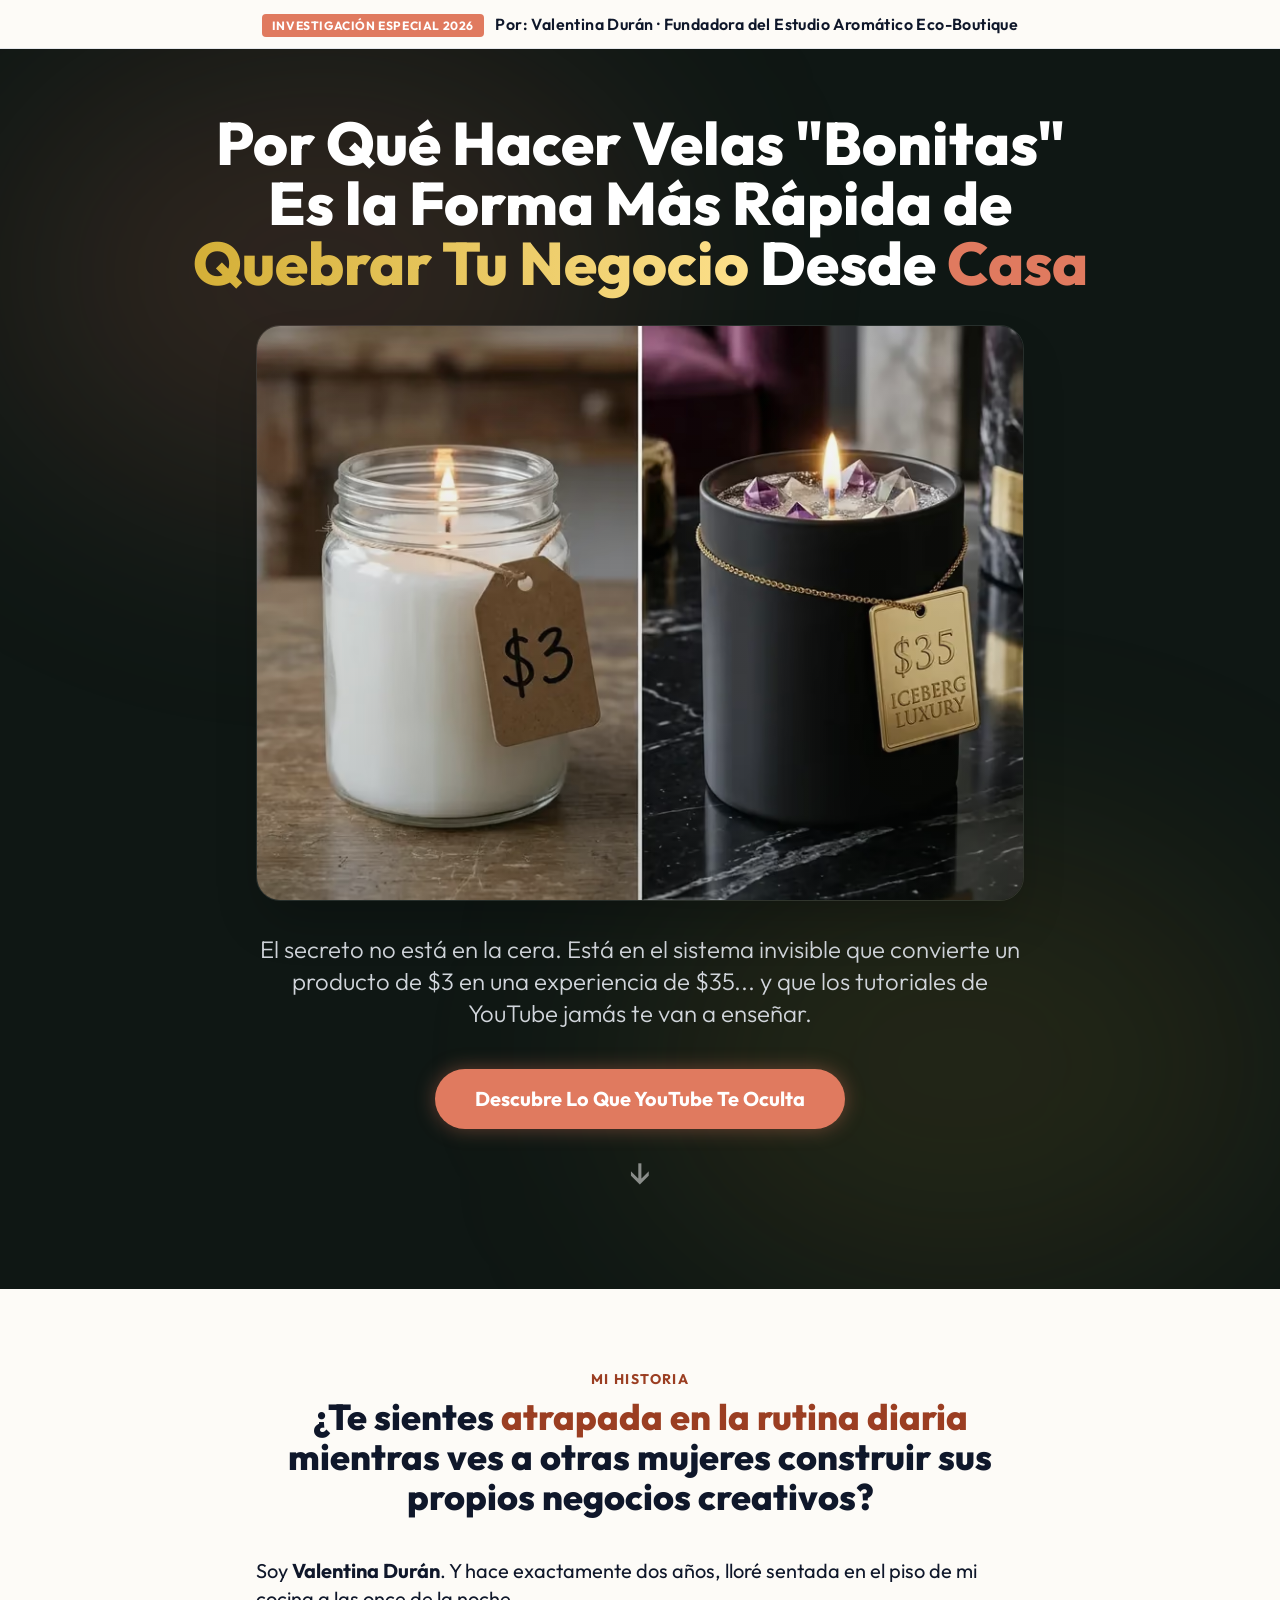
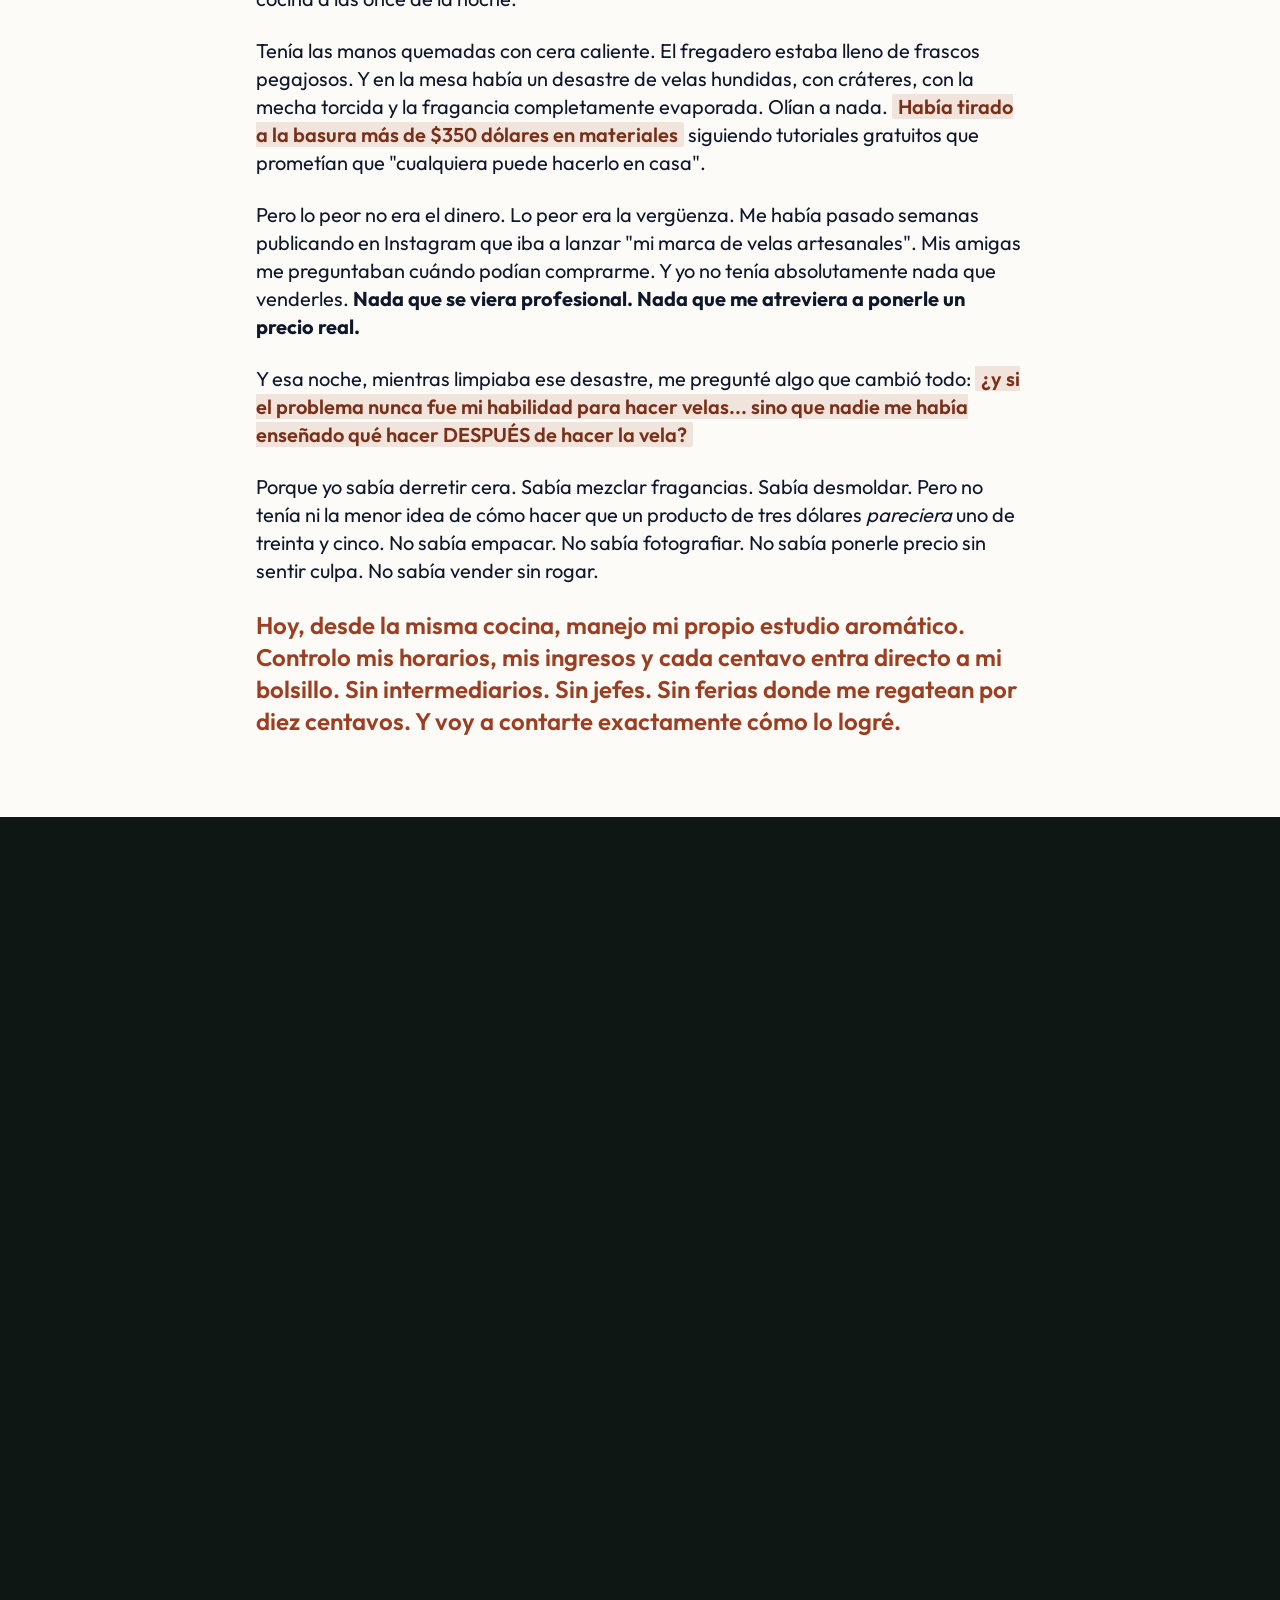
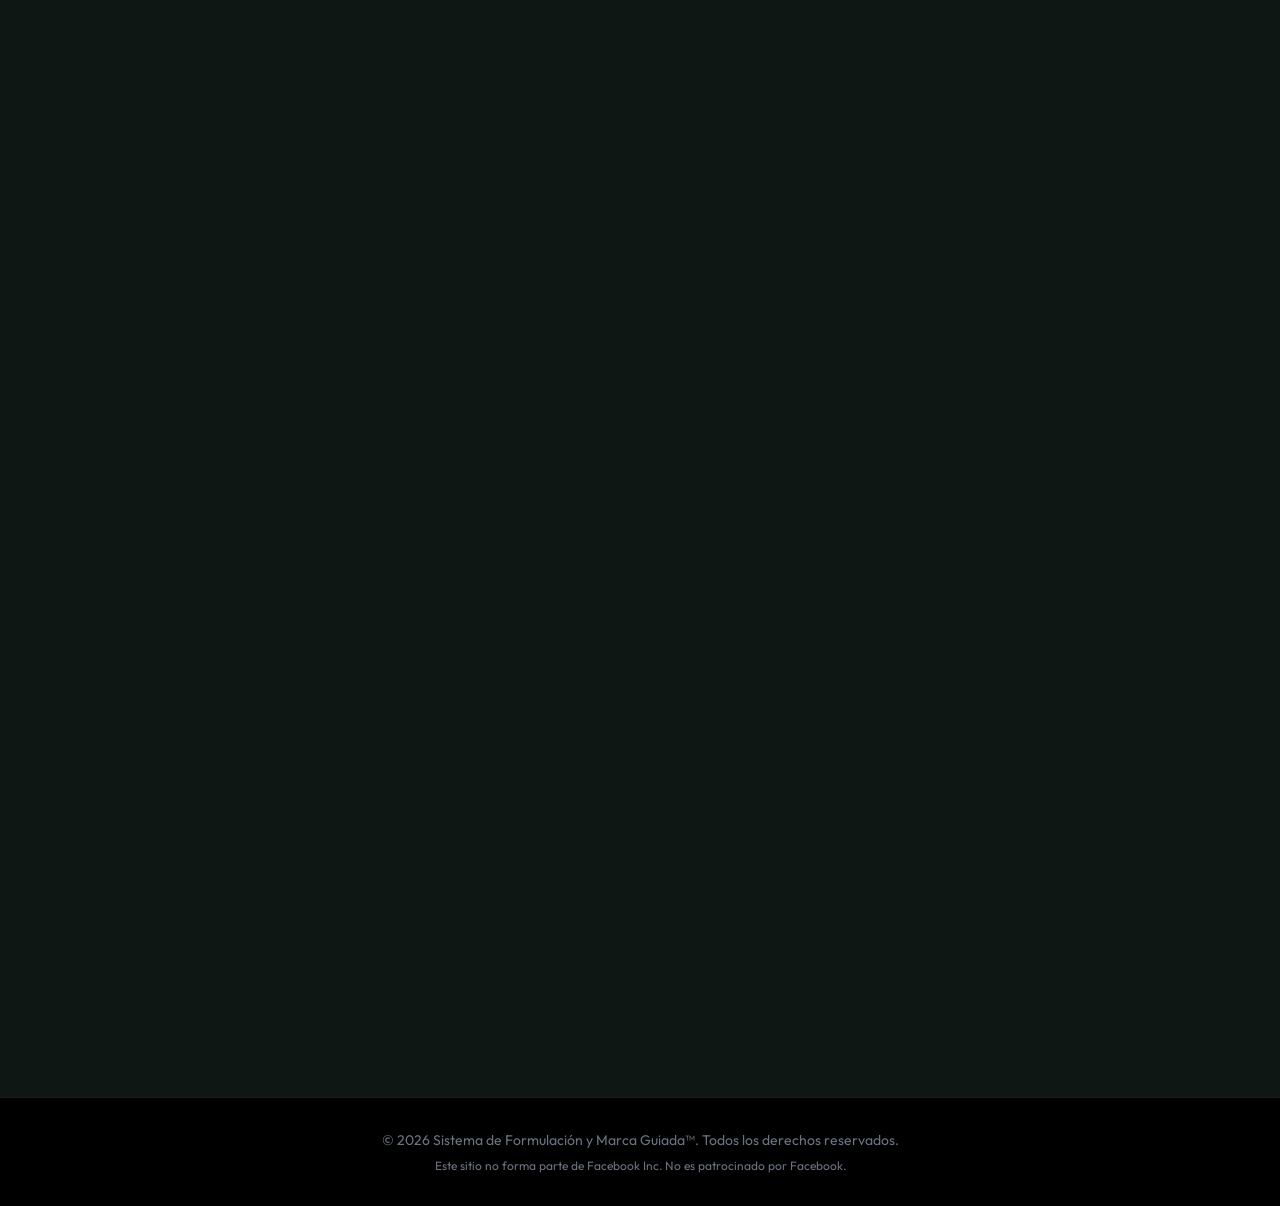
<file: index.html>
<!DOCTYPE html>
<html lang="es">
<head>
    <meta charset="UTF-8">
    <meta name="viewport" content="width=device-width, initial-scale=1.0">
    <title>Sistema de Formulación y Marca Guiada™ | Curso de Velas y Jabones Artesanales</title>
    <meta name="description" content="El Sistema Rentable de Velas y Jabones Artesanales. Convierte tu Cocina en un Estudio Aromático Premium en 14 días sin experiencia previa.">
    <!-- 1. Pre-conexión DNS y TLS paralela a servidores de Meta (Reduce latencia 150-300ms) -->
    <link rel="preconnect" href="https://connect.facebook.net">
    <link rel="preconnect" href="https://www.facebook.com">
    <link rel="dns-prefetch" href="https://connect.facebook.net">
    <link rel="dns-prefetch" href="https://www.facebook.com">

    <!-- 2. Preload de la imagen Hero (Prioridad máxima de carga visual) -->
    <link rel="preload" as="image" href="assets/hero_contraste.avif" type="image/avif" fetchpriority="high">

    <!-- 3. Meta Pixel Code — Cargado ANTES del CSS para evitar bloqueo de renderizado -->
    <script>
    !function(f,b,e,v,n,t,s)
    {if(f.fbq)return;n=f.fbq=function(){n.callMethod?
    n.callMethod.apply(n,arguments):n.queue.push(arguments)};
    if(!f._fbq)f._fbq=n;n.push=n;n.loaded=!0;n.version='2.0';
    n.queue=[];t=b.createElement(e);t.async=!0;
    t.src=v;s=b.getElementsByTagName(e)[0];
    s.parentNode.insertBefore(t,s)}(window, document,'script',
    'https://connect.facebook.net/en_US/fbevents.js');

    const pixelId = '930472840083242';
    if (pixelId && pixelId !== 'TU_PIXEL_ID') {
        fbq('init', pixelId);
        // Beacon API nativo: registra la visita aunque el usuario cierre la pestaña al instante
        fbq('track', 'PageView', {}, { transport: 'beacon' });
        fbq('track', 'ViewContent');
    }
    </script>
    <!-- End Meta Pixel Code -->


    <!-- FONT PRELOAD: Peso crítico utilizado por el H1 -->
    <link rel="preload" as="font" type="font/woff2" crossorigin href="assets/fonts/outfit-800-9.woff2">

    <style>
        /* CSS crítico completo para el preheader y el hero. */
        @font-face {
            font-family: 'Outfit';
            font-style: normal;
            font-weight: 300;
            font-display: swap;
            src: url('assets/fonts/outfit-300-1.woff2') format('woff2');
            unicode-range: U+0000-00FF, U+0131, U+0152-0153, U+02BB-02BC, U+02C6, U+02DA, U+02DC, U+0304, U+0308, U+0329, U+2000-206F, U+20AC, U+2122, U+2191, U+2193, U+2212, U+2215, U+FEFF, U+FFFD;
        }
        @font-face {
            font-family: 'Outfit';
            font-style: normal;
            font-weight: 400;
            font-display: swap;
            src: url('assets/fonts/outfit-400-3.woff2') format('woff2');
            unicode-range: U+0000-00FF, U+0131, U+0152-0153, U+02BB-02BC, U+02C6, U+02DA, U+02DC, U+0304, U+0308, U+0329, U+2000-206F, U+20AC, U+2122, U+2191, U+2193, U+2212, U+2215, U+FEFF, U+FFFD;
        }
        @font-face {
            font-family: 'Outfit';
            font-style: normal;
            font-weight: 600;
            font-display: swap;
            src: url('assets/fonts/outfit-600-5.woff2') format('woff2');
            unicode-range: U+0000-00FF, U+0131, U+0152-0153, U+02BB-02BC, U+02C6, U+02DA, U+02DC, U+0304, U+0308, U+0329, U+2000-206F, U+20AC, U+2122, U+2191, U+2193, U+2212, U+2215, U+FEFF, U+FFFD;
        }
        @font-face {
            font-family: 'Outfit';
            font-style: normal;
            font-weight: 700;
            font-display: swap;
            src: url('assets/fonts/outfit-700-7.woff2') format('woff2');
            unicode-range: U+0000-00FF, U+0131, U+0152-0153, U+02BB-02BC, U+02C6, U+02DA, U+02DC, U+0304, U+0308, U+0329, U+2000-206F, U+20AC, U+2122, U+2191, U+2193, U+2212, U+2215, U+FEFF, U+FFFD;
        }
        @font-face {
            font-family: 'Outfit';
            font-style: normal;
            font-weight: 800;
            font-display: swap;
            src: url('assets/fonts/outfit-800-9.woff2') format('woff2');
            unicode-range: U+0000-00FF, U+0131, U+0152-0153, U+02BB-02BC, U+02C6, U+02DA, U+02DC, U+0304, U+0308, U+0329, U+2000-206F, U+20AC, U+2122, U+2191, U+2193, U+2212, U+2215, U+FEFF, U+FFFD;
        }

        *, ::before, ::after { box-sizing: border-box; border: 0 solid #e5e7eb; }
        html { line-height: 1.5; -webkit-text-size-adjust: 100%; font-family: Outfit, sans-serif; }
        body { margin: 0; line-height: inherit; overflow-x: hidden; background-color: #0f1714; color: #fff; font-family: Outfit, sans-serif; font-size: 1.125rem; font-weight: 400; -webkit-font-smoothing: antialiased; -moz-osx-font-smoothing: grayscale; }
        h1, h2 { margin: 0; font-size: inherit; font-weight: inherit; }
        a { color: inherit; text-decoration: inherit; }
        img, svg { display: block; vertical-align: middle; }
        img { max-width: 100%; height: auto; }

        .absolute { position: absolute; }
        .relative { position: relative; }
        .inset-0 { inset: 0; }
        .top-0 { top: 0; }
        .bottom-0 { bottom: 0; }
        .left-0 { left: 0; }
        .right-0 { right: 0; }
        .z-10 { z-index: 10; }
        .mx-auto { margin-left: auto; margin-right: auto; }
        .mb-8 { margin-bottom: 2rem; }
        .mb-10 { margin-bottom: 2.5rem; }
        .mr-2 { margin-right: .5rem; }
        .mt-6 { margin-top: 1.5rem; }
        .inline-block { display: inline-block; }
        .h-full { height: 100%; }
        .w-full { width: 100%; }
        .max-w-3xl { max-width: 48rem; }
        .max-w-4xl { max-width: 56rem; }
        .overflow-hidden { overflow: hidden; }
        .overflow-x-hidden { overflow-x: hidden; }
        .rounded { border-radius: .25rem; }
        .rounded-3xl { border-radius: 1.5rem; }
        .rounded-full { border-radius: 9999px; }
        .border { border-width: 1px; }
        .border-b { border-bottom-width: 1px; }
        .border-gray-200 { border-color: #e5e7eb; }
        .border-white\/10 { border-color: rgba(255, 255, 255, .1); }
        .bg-accent { background-color: #e07a5f; }
        .bg-dark { background-color: #0f1714; }
        .bg-light { background-color: #fdfbf7; }
        .object-cover { object-fit: cover; }
        .px-10 { padding-left: 2.5rem; padding-right: 2.5rem; }
        .px-2\.5 { padding-left: .625rem; padding-right: .625rem; }
        .px-4 { padding-left: 1rem; padding-right: 1rem; }
        .py-1 { padding-top: .25rem; padding-bottom: .25rem; }
        .py-3 { padding-top: .75rem; padding-bottom: .75rem; }
        .py-4 { padding-top: 1rem; padding-bottom: 1rem; }
        .pb-24 { padding-bottom: 6rem; }
        .pt-16 { padding-top: 4rem; }
        .text-center { text-align: center; }
        .font-sans { font-family: Outfit, sans-serif; }
        .text-4xl { font-size: 2.25rem; line-height: 2.5rem; }
        .text-lg { font-size: 1.125rem; line-height: 1.75rem; }
        .text-sm { font-size: .875rem; line-height: 1.25rem; }
        .text-xl { font-size: 1.25rem; line-height: 1.75rem; }
        .text-xs { font-size: .75rem; line-height: 1rem; }
        .font-bold { font-weight: 700; }
        .font-extrabold { font-weight: 800; }
        .font-light { font-weight: 300; }
        .font-semibold { font-weight: 600; }
        .uppercase { text-transform: uppercase; }
        .leading-relaxed { line-height: 1.625; }
        .leading-tight { line-height: 1.25; }
        .tracking-wide { letter-spacing: .025em; }
        .tracking-wider { letter-spacing: .05em; }
        .text-accent { color: #e07a5f; }
        .text-gray-300 { color: #d1d5db; }
        .text-slate-900 { color: #0f172a; }
        .text-white { color: #fff; }
        .text-white\/50 { color: rgba(255, 255, 255, .5); }
        .antialiased { -webkit-font-smoothing: antialiased; -moz-osx-font-smoothing: grayscale; }
        .shadow-2xl { box-shadow: 0 25px 50px -12px rgba(0, 0, 0, .25); }
        [aria-label="Ir a la oferta"] { box-shadow: 0 0 20px rgba(224, 122, 95, .4); }

        .text-gradient { color: transparent; -webkit-background-clip: text; background-clip: text; background-image: linear-gradient(to right, #d4af37, #fde08b); }
        .glow-orb { position: absolute; width: 50vw; height: 50vh; z-index: 0; border-radius: 50%; background: rgba(224, 122, 95, .15); filter: blur(120px); pointer-events: none; }
        #contenido-principal > section:first-of-type .absolute.inset-0 { background-image: linear-gradient(to top, rgba(15, 23, 20, .2), transparent); }
        main > section:not(:first-of-type) { content-visibility: auto; contain-intrinsic-size: 800px; }

        @media (max-width: 767px) {
            #contenido-principal > section:first-of-type .glow-orb { filter: blur(32px); }
        }
        @media (min-width: 768px) {
            .md\:text-base { font-size: 1rem; line-height: 1.5rem; }
            .md\:text-xl { font-size: 1.25rem; line-height: 1.75rem; }
            .md\:text-2xl { font-size: 1.5rem; line-height: 2rem; }
            .md\:text-6xl { font-size: 3.75rem; line-height: 1; }
        }
    </style>

    <!-- 4. Hoja de estilos no bloqueante; el bloque crítico anterior cubre el primer viewport. -->
    <link rel="preload" as="style" href="styles.css" onload="this.onload=null;this.rel='stylesheet'">
    <noscript><link rel="stylesheet" href="styles.css"></noscript>
</head>
<!-- 
HIPÓTESIS ASUMIDAS (CÓDIGOS REPTILIANOS):
1. LIBERTAD: Escapar de la rutina y ser dueña de tu tiempo.
2. CONTROL: Dominar una habilidad comprobada sin perder dinero.
3. RECONOCIMIENTO: Crear un producto premium digno de admirar.
-->
<body class="font-sans text-lg md:text-xl antialiased bg-dark text-white overflow-x-hidden selection:bg-accent selection:text-white">
    <noscript><img height="1" width="1" style="display:none"
    src="https://www.facebook.com/tr?id=930472840083242&ev=PageView&noscript=1"
    /></noscript>

    <main id="contenido-principal">

    <!-- BLOQUE 1: PRE-HEADER Y EYEBROW -->
    <div class="bg-light text-slate-900 py-3 px-4 text-center text-sm md:text-base font-semibold tracking-wide border-b border-gray-200">
        <span class="bg-accent text-white px-2.5 py-1 rounded text-xs uppercase font-bold mr-2 tracking-wider">Investigación Especial 2026</span>
        Por: Valentina Durán · Fundadora del Estudio Aromático Eco-Boutique
    </div>

    <!-- BLOQUE 2: TITULAR DE CURIOSIDAD (HERO) -->
    <section class="relative bg-dark pt-16 pb-24 px-4 overflow-hidden">
        <div class="glow-orb top-0 left-0"></div>
        <div class="glow-orb bottom-0 right-0" style="background: rgba(212, 175, 55, 0.1);"></div>
        
        <div class="max-w-4xl mx-auto text-center relative z-10">
            <h1 class="text-4xl md:text-6xl font-extrabold leading-tight mb-8">
                Por Qué Hacer Velas "Bonitas" Es la Forma Más Rápida de <span class="text-gradient">Quebrar Tu Negocio</span> Desde <span class="text-accent">Casa</span>
            </h1>

            <div class="relative max-w-3xl mx-auto rounded-3xl overflow-hidden shadow-2xl border border-white/10 mb-8" style="aspect-ratio: 4/3;">
                <picture>
                    <source srcset="assets/hero_contraste.avif" type="image/avif">
                    <img src="assets/hero_contraste.webp" alt="Contraste entre una vela básica de $3 y una Vela Iceberg premium de $35" class="w-full h-full object-cover" onerror="this.style.display='none'" fetchpriority="high" loading="eager" width="800" height="600">
                </picture>
                <div class="absolute inset-0 bg-gradient-to-t from-dark/20 via-transparent to-transparent"></div>
            </div>
            
            <h2 class="text-lg md:text-2xl text-gray-300 font-light mb-10 max-w-3xl mx-auto leading-relaxed">
                El secreto no está en la cera. Está en el sistema invisible que convierte un producto de $3 en una experiencia de $35... y que los tutoriales de YouTube jamás te van a enseñar.
            </h2>

            <a href="#la-historia" aria-label="Ir a la oferta" class="inline-block bg-accent hover:bg-[#c96c53] text-white font-bold py-4 px-10 rounded-full text-xl shadow-[0_0_20px_rgba(224,122,95,0.4)] transition-all transform hover:scale-105">
                Descubre Lo Que YouTube Te Oculta
            </a>
            
            <div class="animate-bounce text-white/50 text-4xl mt-6 cursor-pointer">
                <a href="#la-historia" aria-label="Sigue leyendo">↓</a>
            </div>
        </div>
    </section>

    <!-- BLOQUE 3: HISTORIA DE EPIFANÍA EN PRIMERA PERSONA (Benson & Brunson) -->
    <section id="la-historia" class="bg-light text-slate-900 py-20 px-4 scroll-mt-20">
        <div class="max-w-3xl mx-auto text-center mb-10">
            <h2 class="text-sm uppercase tracking-widest text-accent font-bold mb-2">Mi Historia</h2>
            <h3 class="text-3xl md:text-4xl font-extrabold text-slate-900 leading-tight">
                ¿Te sientes <span class="text-accent font-black">atrapada en la rutina diaria</span> mientras ves a otras mujeres construir sus propios negocios creativos?
            </h3>
        </div>
        <div class="max-w-3xl mx-auto space-y-6 text-lg md:text-xl leading-relaxed">
            <p>Soy <strong class="text-slate-900">Valentina Durán</strong>. Y hace exactamente dos años, lloré sentada en el piso de mi cocina a las once de la noche.</p>
            <p>Tenía las manos quemadas con cera caliente. El fregadero estaba lleno de frascos pegajosos. Y en la mesa había un desastre de velas hundidas, con cráteres, con la mecha torcida y la fragancia completamente evaporada. Olían a nada. <span class="highlight-marker">Había tirado a la basura más de $350 dólares en materiales</span> siguiendo tutoriales gratuitos que prometían que "cualquiera puede hacerlo en casa".</p>
            <p>Pero lo peor no era el dinero. Lo peor era la vergüenza. Me había pasado semanas publicando en Instagram que iba a lanzar "mi marca de velas artesanales". Mis amigas me preguntaban cuándo podían comprarme. Y yo no tenía absolutamente nada que venderles. <strong class="text-slate-900">Nada que se viera profesional. Nada que me atreviera a ponerle un precio real.</strong></p>
            <p>Y esa noche, mientras limpiaba ese desastre, me pregunté algo que cambió todo: <span class="highlight-marker">¿y si el problema nunca fue mi habilidad para hacer velas... sino que nadie me había enseñado qué hacer DESPUÉS de hacer la vela?</span></p>
            <p>Porque yo sabía derretir cera. Sabía mezclar fragancias. Sabía desmoldar. Pero no tenía ni la menor idea de cómo hacer que un producto de tres dólares <em>pareciera</em> uno de treinta y cinco. No sabía empacar. No sabía fotografiar. No sabía ponerle precio sin sentir culpa. No sabía vender sin rogar.</p>
            <p class="font-semibold text-xl md:text-2xl text-accent">Hoy, desde la misma cocina, manejo mi propio estudio aromático. Controlo mis horarios, mis ingresos y cada centavo entra directo a mi bolsillo. Sin intermediarios. Sin jefes. Sin ferias donde me regatean por diez centavos. Y voy a contarte exactamente cómo lo logré.</p>
        </div>
    </section>

    <!-- BLOQUE 4: EL INVALIDADOR (Destrucción Específica — Schwartz) -->
    <section class="bg-dark py-20 px-4 relative">
        <div class="glow-orb top-1/2 left-1/2 -translate-x-1/2 -translate-y-1/2"></div>
        <div class="max-w-4xl mx-auto relative z-10">
            <div class="text-center mb-12">
                <h2 class="text-sm uppercase tracking-widest text-accent font-bold mb-2">La trampa que aplasta tu sueño emprendedor</h2>
                <h3 class="text-3xl md:text-5xl font-bold">La verdad incómoda sobre el <span class="text-red-500">"Método Incompleto de Ensayo y Error"</span></h3>
            </div>
            
            <div class="grid md:grid-cols-2 gap-10 items-center">
                <div style="aspect-ratio: 1/1; overflow: hidden; border-radius: 1rem;">
                    <img src="assets/pain_eco.webp" alt="Mujer frustrada con materiales de cera baratos" class="w-full h-full object-cover rounded-2xl shadow-xl border border-white/10" onerror="this.style.display='none'" loading="lazy" width="800" height="800">
                </div>
                <div class="space-y-4 text-gray-300 text-lg md:text-xl leading-relaxed">
                    <p>Los tutoriales gratuitos y los cursitos baratos de "haz tu propia vela en casa" te enseñan <strong class="text-white">el 20% más fácil del negocio</strong> (derretir cera, agregar fragancia, desmoldar) y te abandonan completamente en el 80% que realmente importa: <strong class="text-white">el sistema de negocio.</strong></p>
                    <p>Te muestran el proceso de mezcla, pero <span class="highlight-marker">te ocultan deliberadamente la temperatura exacta</span> a la que cada tipo de fragancia se volatiliza, haciéndote perder cera y dinero en cada lote arruinado. Te dicen "¡agrega aceite esencial!" pero jamás te explican que si lo echas por encima de los 65°C, estás literalmente tirando tu inversión al aire.</p>
                    <p>Y lo más peligroso: te hacen creer que el negocio es llevar tus velitas a una feria local y venderlas a $5 compitiendo con el puesto de al lado que las vende a $3. Eso no es un negocio. <strong class="text-white">Eso es un hobby que te cuesta dinero.</strong></p>
                    <p class="font-bold text-white border-l-4 border-accent pl-4">La culpa nunca fue tuya. La culpa es de un sistema roto que te vendió la mitad del mapa y te dejó perdida en la otra mitad. Siempre habrá alguien dispuesto a vender más barato. Esa batalla es una pérdida de tiempo y dinero garantizada.</p>
                </div>
            </div>
        </div>
    </section>

    <!-- BLOQUE 5: REVELACIÓN DEL MECANISMO ÚNICO (NEURO-CONTRASTE DE ALIVIO) -->
    <section class="bg-light text-slate-900 py-20 px-4">
        <div class="max-w-4xl mx-auto">
            <div class="text-center mb-12">
                <h2 class="text-sm uppercase tracking-widest text-accent font-bold mb-2">Por Fin, Tu Salida De La Rutina</h2>
                <h3 class="text-3xl md:text-5xl font-extrabold text-slate-900 leading-tight">
                    El <span class="text-accent font-black">Alivio</span> Que Buscabas: Recupera El Control Con El <span class="text-accent font-black">Sistema de Formulación y Marca Guiada™</span>
                </h3>
            </div>

            <div class="grid md:grid-cols-2 gap-10 items-center flex-row-reverse md:flex-row mb-12">
                <div class="space-y-4 order-2 md:order-1 text-lg md:text-xl leading-relaxed">
                    <p class="font-bold text-xl text-slate-900 border-l-4 border-accent pl-4">
                        Respira profundo: No naciste para ser espectadora de cómo otras mujeres construyen su libertad mientras tú agotas tu vida en la rutina de alguien más.
                    </p>
                    <p>No necesitas arriesgar tus ahorros ni perder meses en frustrante prueba y error dentro de un ecosistema incompleto. Solo necesitas un sistema seguro, predecible y comprobado para tomar el control total de tus ingresos desde la comodidad de tu cocina, sin intermediarios.</p>
                    <p>Te presento el <strong>Sistema de Formulación y Marca Guiada™</strong>. El único método paso a paso que integra lo que el Método Incompleto de Ensayo y Error deliberadamente separa: la creación del producto premium Y la estrategia de venta directa para retener el 100% de tus ganancias.</p>
                </div>
                <div class="order-1 md:order-2" style="aspect-ratio: 1/1; overflow: hidden; border-radius: 1rem;">
                    <img src="assets/solution_eco.webp" alt="Colección de velas y jabones premium" class="w-full h-full object-cover rounded-2xl shadow-xl" onerror="this.style.display='none'" loading="lazy" width="800" height="800">
                </div>
            </div>

            <!-- Bucle Cerrado Diagrama/Cards -->
            <div class="bg-white rounded-3xl p-8 shadow-xl border border-gray-100 mt-12 mb-8">
                <h4 class="text-2xl md:text-3xl font-bold text-center text-slate-900 mb-10">¿Cómo funciona el Sistema de Formulación y Marca Guiada™?</h4>
                <div class="grid md:grid-cols-3 gap-6">
                    <div class="text-center group">
                        <div class="w-16 h-16 mx-auto bg-accent/10 rounded-full flex items-center justify-center mb-4 text-accent group-hover:scale-110 transition-transform">
                            <svg class="w-8 h-8" fill="none" stroke="currentColor" viewBox="0 0 24 24"><path stroke-linecap="round" stroke-linejoin="round" stroke-width="2" d="M19.428 15.428a2 2 0 00-1.022-.547l-2.387-.477a6 6 0 00-3.86.517l-.318.158a6 6 0 01-3.86.517L6.05 15.21a2 2 0 00-1.806.547M8 4h8l-1 1v5.172a2 2 0 00.586 1.414l5 5c1.26 1.26.367 3.414-1.415 3.414H4.828c-1.782 0-2.674-2.154-1.414-3.414l5-5A2 2 0 009 10.172V5L8 4z"></path></svg>
                        </div>
                        <h5 class="font-bold text-slate-900 mb-2">1. Formulación Artesanal</h5>
                        <p class="text-sm md:text-base text-gray-600 leading-relaxed">Creas productos premium (como la Vela Iceberg) a muy bajo costo en tu hogar.</p>
                    </div>
                    <div class="text-center group">
                        <div class="w-16 h-16 mx-auto bg-accent/10 rounded-full flex items-center justify-center mb-4 text-accent group-hover:scale-110 transition-transform">
                            <svg class="w-8 h-8" fill="none" stroke="currentColor" viewBox="0 0 24 24"><path stroke-linecap="round" stroke-linejoin="round" stroke-width="2" d="M20 7l-8-4-8 4m16 0l-8 4m8-4v10l-8 4m0-10L4 7m8 4v10M4 7v10l8 4"></path></svg>
                        </div>
                        <h5 class="font-bold text-slate-900 mb-2">2. Packaging Hipnótico</h5>
                        <p class="text-sm md:text-base text-gray-600 leading-relaxed">Aplicas nuestro ADN Visual para que tu producto luzca como una marca europea.</p>
                    </div>
                    <div class="text-center group">
                        <div class="w-16 h-16 mx-auto bg-accent/10 rounded-full flex items-center justify-center mb-4 text-accent group-hover:scale-110 transition-transform">
                            <svg class="w-8 h-8" fill="none" stroke="currentColor" viewBox="0 0 24 24"><path stroke-linecap="round" stroke-linejoin="round" stroke-width="2" d="M13 10V3L4 14h7v7l9-11h-7z"></path></svg>
                        </div>
                        <h5 class="font-bold text-slate-900 mb-2">3. Venta Directa Social</h5>
                        <p class="text-sm md:text-base text-gray-600 leading-relaxed">Usas Instagram para vender directo al cliente final. Tú controlas todo el proceso y retienes el 100% de la rentabilidad.</p>
                    </div>
                </div>
            </div>
        </div>
    </section>

    <!-- BLOQUE 6: EL PUENTE LÓGICO -->
    <section class="bg-dark text-white py-20 px-4 border-t border-white/5 relative">
        <!-- Glows para darle vida al fondo oscuro -->
        <div class="glow-orb top-20 right-10" style="background: rgba(224, 122, 95, 0.1);"></div>
        <div class="max-w-5xl mx-auto text-center">
            <h2 class="text-3xl md:text-5xl font-bold mb-4">El Mapa Exacto Para Construir Tu <span class="text-gradient">Marca Premium</span> Desde Cero</h2>
            <p class="text-gray-100 text-lg max-w-3xl mx-auto mb-12">No te enseñamos a hacer simples "manualidades". Te entregamos el currículum más exhaustivo del mercado para que domines desde la alquimia de las ceras hasta la estructuración de una Eco-Boutique altamente rentable.</p>
            
            <div class="max-w-3xl mx-auto space-y-4 text-left">
                <!-- Módulo 1 -->
                <details class="group bg-black/20 rounded-xl border border-white/10 hover:border-gold/50 transition-colors overflow-hidden">
                    <summary class="flex justify-between items-center font-bold cursor-pointer list-none p-6 text-lg md:text-xl">
                        <span class="text-gold">FASE 1: DÍAS 1 A 3 - ALQUIMIA BÁSICA</span>
                        <span class="transition group-open:rotate-180 text-gold">
                            <svg fill="none" height="24" stroke="currentColor" stroke-linecap="round" stroke-linejoin="round" stroke-width="2" viewBox="0 0 24 24" width="24"><path d="M6 9l6 6 6-6"></path></svg>
                        </span>
                    </summary>
                    <div class="p-6 pt-0 text-gray-300 text-sm md:text-base border-t border-white/5 mt-2">
                        <ul class="space-y-3 mb-4 mt-4">
                            <li class="flex items-start"><span class="text-accent font-bold mr-3">✓</span> Conoce tus mentores</li>
                            <li class="flex items-start"><span class="text-accent font-bold mr-3">✓</span> Conoce la plataforma</li>
                            <li class="flex items-start"><span class="text-accent font-bold mr-3">✓</span> Cuánto dinero necesito para iniciar</li>
                            <li class="flex items-start"><span class="text-accent font-bold mr-3">✓</span> Lista de proveedores para velas artesanales</li>
                            <li class="flex items-start"><span class="text-accent font-bold mr-3">✓</span> Lista de proveedores para jabones artesanales</li>
                            <li class="flex items-start"><span class="text-accent font-bold mr-3">✓</span> Comunidad de apoyo</li>
                        </ul>
                        <div class="p-4 bg-accent/10 border-l-4 border-accent rounded text-gray-200 text-sm">
                            <strong class="text-accent">Nota:</strong> Las clases de proveedores (en Video), cuentan también con entregables en PDF. (Adicionalmente se brinda la lista de materiales)
                        </div>
                    </div>
                </details>
                
                <!-- Módulo 2 -->
                <details class="group bg-black/20 rounded-xl border border-white/10 hover:border-gold/50 transition-colors overflow-hidden">
                    <summary class="flex justify-between items-center font-bold cursor-pointer list-none p-6 text-lg md:text-xl">
                        <span class="text-gold">FASE 2: DÍAS 4 A 6 - FORMULACIÓN EXACTA</span>
                        <span class="transition group-open:rotate-180 text-gold">
                            <svg fill="none" height="24" stroke="currentColor" stroke-linecap="round" stroke-linejoin="round" stroke-width="2" viewBox="0 0 24 24" width="24"><path d="M6 9l6 6 6-6"></path></svg>
                        </span>
                    </summary>
                    <div class="p-6 pt-0 text-gray-300 text-sm md:text-base border-t border-white/5 mt-2">
                        <ul class="space-y-3 mb-4 mt-4">
                            <li class="flex items-start"><span class="text-accent font-bold mr-3">✓</span> Términos comunes</li>
                            <li class="flex items-start"><span class="text-accent font-bold mr-3">✓</span> Tipos de ceras (vegetales, animales, minerales)</li>
                            <li class="flex items-start"><span class="text-accent font-bold mr-3">✓</span> Aceite Vs fragancias</li>
                            <li class="flex items-start"><span class="text-accent font-bold mr-3">✓</span> Colorantes</li>
                            <li class="flex items-start"><span class="text-accent font-bold mr-3">✓</span> Mezcla de ceras</li>
                            <li class="flex items-start"><span class="text-accent font-bold mr-3">✓</span> Aprende de pabilos</li>
                            <li class="flex items-start"><span class="text-accent font-bold mr-3">✓</span> Densidad de la cera Vs agua</li>
                            <li class="flex items-start"><span class="text-accent font-bold mr-3">✓</span> Tu primera vela (primer proyecto)</li>
                        </ul>
                        <div class="p-4 bg-accent/10 border-l-4 border-accent rounded text-gray-200 text-sm">
                            <strong class="text-accent">Nota:</strong> Aparte de las clases (en Video), cuenta también con entregables en PDF.
                        </div>
                    </div>
                </details>

                <!-- Módulo 3 -->
                <details class="group bg-black/20 rounded-xl border border-white/10 hover:border-gold/50 transition-colors overflow-hidden">
                    <summary class="flex justify-between items-center font-bold cursor-pointer list-none p-6 text-lg md:text-xl">
                        <span class="text-gold">FASE 3: DÍAS 7 A 9 - CREACIÓN DE CATÁLOGO</span>
                        <span class="transition group-open:rotate-180 text-gold">
                            <svg fill="none" height="24" stroke="currentColor" stroke-linecap="round" stroke-linejoin="round" stroke-width="2" viewBox="0 0 24 24" width="24"><path d="M6 9l6 6 6-6"></path></svg>
                        </span>
                    </summary>
                    <div class="p-6 pt-0 text-gray-300 text-sm md:text-base border-t border-white/5 mt-2">
                        <ul class="space-y-3 mt-4">
                            <li class="flex items-start"><span class="text-accent font-bold mr-3">✓</span> Bubble pastel</li>
                            <li class="flex items-start"><span class="text-accent font-bold mr-3">✓</span> Figuras aromáticas</li>
                            <li class="flex items-start"><span class="text-accent font-bold mr-3">✓</span> Marmoleada en molde de silicona</li>
                            <li class="flex items-start"><span class="text-accent font-bold mr-3">✓</span> Vela Hidratante para tu piel</li>
                            <li class="flex items-start"><span class="text-accent font-bold mr-3">✓</span> Endurecedor natural</li>
                            <li class="flex items-start"><span class="text-accent font-bold mr-3">✓</span> Velón básico en parafina china</li>
                            <li class="flex items-start"><span class="text-accent font-bold mr-3">✓</span> Cera micro perlada</li>
                            <li class="flex items-start"><span class="text-accent font-bold mr-3">✓</span> Limpieza de utensilios</li>
                            <li class="flex items-start"><span class="text-accent font-bold mr-3">✓</span> Vela en Gel en molde</li>
                        </ul>
                    </div>
                </details>

                <!-- Módulo 4 -->
                <details class="group bg-black/20 rounded-xl border border-white/10 hover:border-gold/50 transition-colors overflow-hidden">
                    <summary class="flex justify-between items-center font-bold cursor-pointer list-none p-6 text-lg md:text-xl">
                        <span class="text-gold">FASE 4: DÍAS 10 A 11 - TÉCNICAS PREMIUM</span>
                        <span class="transition group-open:rotate-180 text-gold">
                            <svg fill="none" height="24" stroke="currentColor" stroke-linecap="round" stroke-linejoin="round" stroke-width="2" viewBox="0 0 24 24" width="24"><path d="M6 9l6 6 6-6"></path></svg>
                        </span>
                    </summary>
                    <div class="p-6 pt-0 text-gray-300 text-sm md:text-base border-t border-white/5 mt-2">
                        <ul class="space-y-3 mt-4 grid md:grid-cols-2 gap-x-4">
                            <li class="flex items-start"><span class="text-accent font-bold mr-3">✓</span> Pergamino</li>
                            <li class="flex items-start"><span class="text-accent font-bold mr-3">✓</span> Revelación de Genero</li>
                            <li class="flex items-start"><span class="text-accent font-bold mr-3">✓</span> Souvenir</li>
                            <li class="flex items-start"><span class="text-accent font-bold mr-3">✓</span> Vela Sorpresa</li>
                            <li class="flex items-start"><span class="text-accent font-bold mr-3">✓</span> Cera Micro perlada + Agua</li>
                            <li class="flex items-start"><span class="text-accent font-bold mr-3">✓</span> Cera Micro perlada en Capas</li>
                            <li class="flex items-start"><span class="text-accent font-bold mr-3">✓</span> Coronita en botella</li>
                            <li class="flex items-start"><span class="text-accent font-bold mr-3">✓</span> Intencionales (Pasión y protección)</li>
                            <li class="flex items-start"><span class="text-accent font-bold mr-3">✓</span> Técnica a 45 grados</li>
                            <li class="flex items-start"><span class="text-accent font-bold mr-3">✓</span> Vela Efecto Horneable</li>
                            <li class="flex items-start"><span class="text-accent font-bold mr-3">✓</span> Vela Efecto Porcelana - Barnizada</li>
                            <li class="flex items-start"><span class="text-accent font-bold mr-3">✓</span> Waxmelt Cuchariable</li>
                            <li class="flex items-start"><span class="text-accent font-bold mr-3">✓</span> Waxmelt Sgueezable o exprimible</li>
                        </ul>
                    </div>
                </details>

                <!-- Módulo 5 -->
                <details class="group bg-black/20 rounded-xl border border-white/10 hover:border-gold/50 transition-colors overflow-hidden">
                    <summary class="flex justify-between items-center font-bold cursor-pointer list-none p-6 text-lg md:text-xl">
                        <span class="text-gold">FASE 5: DÍAS 12 A 13 - ACABADOS DE LUJO</span>
                        <span class="transition group-open:rotate-180 text-gold">
                            <svg fill="none" height="24" stroke="currentColor" stroke-linecap="round" stroke-linejoin="round" stroke-width="2" viewBox="0 0 24 24" width="24"><path d="M6 9l6 6 6-6"></path></svg>
                        </span>
                    </summary>
                    <div class="p-6 pt-0 text-gray-300 text-sm md:text-base border-t border-white/5 mt-2">
                        <ul class="space-y-3 mt-4 grid md:grid-cols-2 gap-x-4">
                            <li class="flex items-start"><span class="text-accent font-bold mr-3">✓</span> Ponquesito</li>
                            <li class="flex items-start"><span class="text-accent font-bold mr-3">✓</span> Iceberg</li>
                            <li class="flex items-start"><span class="text-accent font-bold mr-3">✓</span> Glitter</li>
                            <li class="flex items-start"><span class="text-accent font-bold mr-3">✓</span> Capuchino</li>
                            <li class="flex items-start"><span class="text-accent font-bold mr-3">✓</span> Suculentas</li>
                            <li class="flex items-start"><span class="text-accent font-bold mr-3">✓</span> Sandia</li>
                            <li class="flex items-start"><span class="text-accent font-bold mr-3">✓</span> Feliz cumpleaños - Confeti</li>
                            <li class="flex items-start"><span class="text-accent font-bold mr-3">✓</span> Cheesecake</li>
                            <li class="flex items-start"><span class="text-accent font-bold mr-3">✓</span> Ice latte</li>
                            <li class="flex items-start"><span class="text-accent font-bold mr-3">✓</span> Pop Corns</li>
                            <li class="flex items-start"><span class="text-accent font-bold mr-3">✓</span> Proyecto decorativos en yeso "Alabastro"</li>
                            <li class="flex items-start"><span class="text-accent font-bold mr-3">✓</span> Bouquet de ramos</li>
                            <li class="flex items-start"><span class="text-accent font-bold mr-3">✓</span> Vela tipo Cuarzo</li>
                        </ul>
                    </div>
                </details>

                <!-- Módulo 6 -->
                <details class="group bg-black/20 rounded-xl border border-white/10 hover:border-gold/50 transition-colors overflow-hidden">
                    <summary class="flex justify-between items-center font-bold cursor-pointer list-none p-6 text-lg md:text-xl">
                        <span class="text-gold">FASE 6: DÍA 14 - MODELADO Y LANZAMIENTO</span>
                        <span class="transition group-open:rotate-180 text-gold">
                            <svg fill="none" height="24" stroke="currentColor" stroke-linecap="round" stroke-linejoin="round" stroke-width="2" viewBox="0 0 24 24" width="24"><path d="M6 9l6 6 6-6"></path></svg>
                        </span>
                    </summary>
                    <div class="p-6 pt-0 text-gray-300 text-sm md:text-base border-t border-white/5 mt-2">
                        <ul class="space-y-3 mt-4">
                            <li class="flex items-start"><span class="text-accent font-bold mr-3">✓</span> Teoría para moldes en silicona</li>
                            <li class="flex items-start"><span class="text-accent font-bold mr-3">✓</span> Materiales para tus moldes</li>
                            <li class="flex items-start"><span class="text-accent font-bold mr-3">✓</span> Proceso de elaboración</li>
                            <li class="flex items-start"><span class="text-accent font-bold mr-3">✓</span> Desmoldado del molde</li>
                            <li class="flex items-start"><span class="text-accent font-bold mr-3">✓</span> Pulido y Final</li>
                        </ul>
                    </div>
                </details>

                <!-- FUTUROS MÓDULOS SE INSERTARÁN AQUÍ -->
            </div>
        </div>
    </section>

    <!-- BLOQUE 6.5: GALERÍA DE CREACIONES Y TÉCNICAS (4 TIPOS DE VELAS) -->
    <section class="bg-dark py-20 px-4 relative overflow-hidden">
        <div class="glow-orb top-1/3 left-1/4"></div>
        <div class="glow-orb bottom-1/4 right-1/4" style="background: rgba(212, 175, 55, 0.12);"></div>

        <div class="max-w-6xl mx-auto relative z-10">
            <div class="text-center mb-16">
                <h2 class="text-sm uppercase tracking-widest text-accent font-bold mb-2">Catálogo de Habilidades</h2>
                <h3 class="text-3xl md:text-5xl font-bold">Una Muestra De Las Técnicas Premium Que <span class="text-gradient">Dominarás</span></h3>
                <p class="text-gray-300 text-lg mt-4 max-w-2xl mx-auto">Estas son solo 4 de las decenas de creaciones artesanales de alto impacto visual y sensorial que aprenderás, diseñadas específicamente para venderse a precios premium en redes sociales.</p>
            </div>

            <div class="grid md:grid-cols-2 gap-8 max-w-4xl mx-auto">
                <!-- Vela 1: Iceberg -->
                <div class="glass-card overflow-hidden group hover:border-gold/50 transition-all duration-300 transform hover:-translate-y-2">
                    <div class="relative h-64 overflow-hidden">
                        <img src="assets/vela_iceberg.webp" alt="Vela Iceberg en Gel" class="w-full h-full object-cover group-hover:scale-110 transition-transform duration-500" onerror="this.style.display='none'" loading="lazy" decoding="async" width="400" height="400">
                        <div class="absolute inset-0 bg-gradient-to-t from-dark via-dark/30 to-transparent"></div>
                        <div class="absolute top-3 right-3 bg-accent/90 text-white text-xs font-bold px-3 py-1 rounded-full uppercase tracking-wider">Técnica Gel</div>
                    </div>
                    <div class="p-6">
                        <h4 class="text-2xl font-bold text-white mb-2">Vela Iceberg Luminosa</h4>
                        <p class="text-base md:text-lg text-gray-300 leading-relaxed">Formulación translúcida en cera gel con inclusiones geométricas cristalinas que refractan la luz de forma espectacular.</p>
                    </div>
                </div>

                <!-- Vela 3: Suculenta -->
                <div class="glass-card overflow-hidden group hover:border-gold/50 transition-all duration-300 transform hover:-translate-y-2">
                    <div class="relative h-64 overflow-hidden">
                        <img src="assets/vela_suculenta.webp" alt="Vela Suculenta Botánica" class="w-full h-full object-cover group-hover:scale-110 transition-transform duration-500" onerror="this.style.display='none'" loading="lazy" decoding="async" width="400" height="400">
                        <div class="absolute inset-0 bg-gradient-to-t from-dark via-dark/30 to-transparent"></div>
                        <div class="absolute top-3 right-3 bg-emerald-600/90 text-white text-xs font-bold px-3 py-1 rounded-full uppercase tracking-wider">Hiper-Realista</div>
                    </div>
                    <div class="p-6">
                        <h4 class="text-2xl font-bold text-white mb-2">Vela Suculenta Botánica</h4>
                        <p class="text-base md:text-lg text-gray-300 leading-relaxed">Modelado tridimensional de vegetación botánica en cera de soja eco-friendly con matices florales y aromas herbales.</p>
                    </div>
                </div>

                <!-- Vela 4: Repostería -->
                <div class="glass-card overflow-hidden group hover:border-gold/50 transition-all duration-300 transform hover:-translate-y-2">
                    <div class="relative h-64 overflow-hidden">
                        <img src="assets/vela_reposteria.webp" alt="Vela Estilo Repostería" class="w-full h-full object-cover group-hover:scale-110 transition-transform duration-500" onerror="this.style.display='none'" loading="lazy" decoding="async" width="400" height="400">
                        <div class="absolute inset-0 bg-gradient-to-t from-dark via-dark/30 to-transparent"></div>
                        <div class="absolute top-3 right-3 bg-pink-600/90 text-white text-xs font-bold px-3 py-1 rounded-full uppercase tracking-wider">Viral TikTok</div>
                    </div>
                    <div class="p-6">
                        <h4 class="text-2xl font-bold text-white mb-2">Vela Estilo Repostería</h4>
                        <p class="text-base md:text-lg text-gray-300 leading-relaxed">Efecto crema batida y coberturas decorativas irresistibles que llaman la atención de inmediato en feeds y reels.</p>
                    </div>
                </div>

                <!-- Vela 6: Capuchino -->
                <div class="glass-card overflow-hidden group hover:border-gold/50 transition-all duration-300 transform hover:-translate-y-2">
                    <div class="relative h-64 overflow-hidden">
                        <img src="assets/vela_capuchino.webp" alt="Vela Estilo Capuchino" class="w-full h-full object-cover group-hover:scale-110 transition-transform duration-500" onerror="this.style.display='none'" loading="lazy" decoding="async" width="400" height="400">
                        <div class="absolute inset-0 bg-gradient-to-t from-dark via-dark/30 to-transparent"></div>
                        <div class="absolute top-3 right-3 bg-amber-700/90 text-white text-xs font-bold px-3 py-1 rounded-full uppercase tracking-wider">Aroma Café</div>
                    </div>
                    <div class="p-6">
                        <h4 class="text-2xl font-bold text-white mb-2">Vela Cremosa Capuchino</h4>
                        <p class="text-base md:text-lg text-gray-300 leading-relaxed">Aroma cálido y envolvente, con un diseño hiper-realista que imita el café cremoso, perfecto para ambientar y deleitar los sentidos.</p>
                    </div>
                </div>
            </div>
        </div>
    </section>

    <!-- BLOQUE 7: OFERTA IRRESISTIBLE & BLOQUE 8: BONOS -->
    <section id="oferta" class="bg-dark pt-4 pb-20 px-4 relative">
        <div class="glow-orb top-0 right-0"></div>
        <div class="glow-orb bottom-0 left-0"></div>

        <div class="max-w-4xl mx-auto relative z-10">
            <div class="text-center mb-4 mt-0">
                <h2 class="text-3xl md:text-5xl font-bold mb-4">La infraestructura completa, <span class="text-gradient">en tus manos hoy</span></h2>
                <p class="text-gray-300 text-lg mb-0 relative z-20">Con el Sistema de Formulación y Marca Guiada™ obtendrás acceso de por vida a las actualizaciones, <strong>Soporte VIP de tutores por 12 meses</strong> y, solo por hoy, <strong>te llevas 2 programas (Velas + Jabones) por el precio de uno.</strong></p>
                <img src="assets/mockup_velas_artesanales.webp" alt="Mockup Velas Artesanales" class="w-full max-w-2xl mx-auto my-6 drop-shadow-2xl hover:scale-105 transition-transform duration-500 relative z-0" onerror="this.style.display='none'" loading="lazy" width="800" height="410">
                
                <div class="text-gray-400 relative z-20">Valor Normal: <span class="line-through text-red-500 font-bold ml-1">$97 USD</span></div>
            </div>

            <div class="text-center mb-10 relative z-20">
                <h3 class="text-xl md:text-2xl font-bold text-gold flex flex-col md:flex-row items-center justify-center gap-2">
                    <svg class="w-8 h-8 text-red-500 animate-pulse" fill="none" stroke="currentColor" viewBox="0 0 24 24"><path stroke-linecap="round" stroke-linejoin="round" stroke-width="2" d="M12 9v2m0 4h.01m-6.938 4h13.856c1.54 0 2.502-1.667 1.732-3L13.732 4c-.77-1.333-2.694-1.333-3.464 0L3.34 16c-.77 1.333.192 3 1.732 3z"></path></svg>
                    <span class="text-center">ATENCIÓN: <span class="bg-gradient-to-r from-red-600 to-red-400 bg-clip-text text-transparent">SOLO SI TE INSCRIBES HOY</span> RECIBES ESTOS 3 BONOS PREMIUM GRATIS</span>
                </h3>
                <p class="text-red-400 font-semibold mt-2 text-sm">(Estos bonos desaparecerán a la medianoche)</p>
            </div>

            <div class="grid md:grid-cols-3 gap-6 mb-16">
                <!-- Bono 1 -->
                <div class="glass-card p-6 text-center relative overflow-hidden group">
                    <div class="absolute top-0 right-0 bg-accent text-white text-xs font-bold px-3 py-1 rounded-bl-lg">GRATIS HOY</div>
                    <h4 class="font-bold text-xl mb-4 text-gold">Masterclass Velas Navideñas</h4>
                    <img src="assets/bono_1.webp" alt="Masterclass Velas Navideñas" class="w-full max-w-[220px] mx-auto mb-4 drop-shadow-xl group-hover:scale-105 transition-transform duration-500" onerror="this.style.display='none'" loading="lazy" width="300" height="300">
                    <p class="text-gray-300 text-sm mb-4">Aprende a crear diseños festivos de altísima demanda y asegura ingresos masivos durante la temporada de fin de año.</p>
                    <div class="text-base md:text-lg text-gray-500">Valor: <span class="line-through text-red-500 font-bold">$47 USD</span></div>
                </div>

                <!-- Bono 2 -->
                <div class="glass-card p-6 text-center relative overflow-hidden group">
                    <div class="absolute top-0 right-0 bg-accent text-white text-xs font-bold px-3 py-1 rounded-bl-lg">GRATIS HOY</div>
                    <h4 class="font-bold text-xl mb-4 text-gold">Curso Completo Jabones Artesanales</h4>
                    <img src="assets/bono_2.webp" alt="Curso Completo Jabones Artesanales" class="w-full max-w-[220px] mx-auto mb-4 drop-shadow-xl group-hover:scale-105 transition-transform duration-500" onerror="this.style.display='none'" loading="lazy" width="300" height="300">
                    <p class="text-gray-300 text-sm mb-4">Domina la saponificación en frío y crea jabones de lujo que triplicarán el valor de tus colecciones y canastas de regalo.</p>
                    <div class="text-base md:text-lg text-gray-500">Valor: <span class="line-through text-red-500 font-bold">$67 USD</span></div>
                </div>

                <!-- Bono 3 -->
                <div class="glass-card p-6 text-center relative overflow-hidden group">
                    <div class="absolute top-0 right-0 bg-accent text-white text-xs font-bold px-3 py-1 rounded-bl-lg">GRATIS HOY</div>
                    <h4 class="font-bold text-xl mb-4 text-gold">La Bóveda (Mega-Pack 18 en 1)</h4>
                    <img src="assets/bono_3.webp" alt="La Bóveda del Emprendedor" class="w-full max-w-[220px] mx-auto mb-4 drop-shadow-xl group-hover:scale-105 transition-transform duration-500" onerror="this.style.display='none'" loading="lazy" width="300" height="300">
                    <p class="text-gray-300 text-sm mb-4">18 herramientas invaluables: Directorio de Proveedores, Calculadora de Precios, Plantillas de Instagram y 15 recursos estratégicos más.</p>
                    <div class="text-base md:text-lg text-gray-500">Valor: <span class="line-through text-red-500 font-bold">$147 USD</span></div>
                </div>
            </div>

            <!-- BLOQUE 9: ANCLAJE FINAL Y PRECIO -->
            <div class="bg-light text-slate-900 rounded-3xl p-8 md:p-12 text-center shadow-2xl relative overflow-hidden transform hover:-translate-y-1 transition-transform">
                <div class="absolute -right-10 -top-10 w-40 h-40 bg-accent/20 rounded-full blur-2xl"></div>
                
                <div class="bg-accent/10 border-l-4 border-accent p-4 text-left mb-6 text-sm md:text-base font-medium rounded-r-lg max-w-2xl mx-auto">
                    <strong class="text-accent text-lg">El Costo Real:</strong><br>
                    Crear un negocio rentable en el mundo físico requiere alquilar un local, pagar intermediarios y arriesgar miles de dólares en inventario. Hoy te llevas el plano maestro para construir tu propia marca digitalmente desde casa.
                </div>

                <h3 class="text-2xl font-bold mb-2">Valor Total del Sistema:</h3>
                <div class="text-4xl md:text-5xl font-black text-gray-400 line-through decoration-red-500 mb-6">$358 USD</div>
                
                <!-- Countdown de Urgencia -->
                <div class="inline-block bg-red-50 border border-red-200 text-red-600 font-bold px-5 py-2 rounded-lg mb-6 mt-2 shadow-sm animate-pulse">
                    <span class="mr-2 uppercase text-xs tracking-wider">La oferta 3x1 expira en:</span> 
                    <span id="countdown" class="text-xl tabular-nums">15:00</span>
                </div>
                
                <h3 id="inversion-hoy" class="text-xl font-bold mb-2 scroll-mt-12 md:scroll-mt-20">Tu inversión hoy:</h3>
                <div class="text-6xl md:text-8xl font-black text-accent mb-4 tracking-[0.1em]">$37.50 <span class="text-2xl text-slate-500 tracking-[0.15em]">USD</span></div>
                <p class="text-sm font-semibold text-slate-500 mb-8 uppercase tracking-widest">Un solo pago • Acceso de por vida</p>

                <p class="max-w-xl mx-auto text-slate-600 mb-8 italic">"Por menos de lo que cuesta una cena para dos en un restaurante promedio, obtén la llave maestra para construir un negocio que proteja tu futuro financiero."</p>

                <a href="https://go.hotmart.com/N106877301C?ap=e9cb" aria-label="Comprar en Hotmart" class="block w-full md:w-auto mx-auto max-w-md bg-accent hover:bg-[#c96c53] text-white font-black py-5 px-8 rounded-2xl text-2xl shadow-[0_10px_30px_rgba(224,122,95,0.4)] transition-all transform hover:scale-[1.02]">
                    Sí, Valentina, quiero acceso inmediato por $37.50
                </a>
                
                <div class="mt-4 text-xs font-bold text-slate-400 flex flex-col items-center justify-center gap-3">
                    <div class="flex items-center gap-2">
                        <svg class="w-4 h-4 text-green-500" fill="currentColor" viewBox="0 0 20 20"><path fill-rule="evenodd" d="M5 9V7a5 5 0 0110 0v2a2 2 0 012 2v5a2 2 0 01-2 2H5a2 2 0 01-2-2v-5a2 2 0 012-2zm8-2v2H7V7a3 3 0 016 0z" clip-rule="evenodd"></path></svg>
                        PAGO 100% SEGURO Y CIFRADO
                    </div>
                    <!-- Medios de Pago -->
                    <div class="mt-3 w-full flex justify-center opacity-90 hover:opacity-100 transition-opacity">
                        <img src="assets/paggo-1-2417181.webp" alt="Medios de Pago Seguros" class="h-8 md:h-12 object-contain" onerror="this.style.display='none'" loading="lazy" width="200" height="60">
                    </div>
                </div>
            </div>

            <!-- BLOQUE 10: EL STACK DE VALOR (Resumen Final) -->
            <div class="mt-20 glass-card p-8 md:p-12">
                <h2 class="text-3xl font-bold text-center mb-10"><span class="text-gradient">Esto es todo</span> lo que te llevas hoy:</h2>
                
                <div class="grid md:grid-cols-2 gap-10 items-center">
                    <div class="order-2 md:order-1 space-y-4">
                        <ul class="space-y-4 font-medium text-lg">
                            <li class="flex items-start">
                                <svg class="w-6 h-6 text-accent mr-3 mt-1 flex-shrink-0" fill="none" stroke="currentColor" viewBox="0 0 24 24"><path stroke-linecap="round" stroke-linejoin="round" stroke-width="2" d="M5 13l4 4L19 7"></path></svg>
                                <span>Curso Completo: Sistema de Formulación y Marca Guiada™ (2x1 Velas + Jabones) <span class="text-gray-400 text-sm ml-2">(Valor: $97)</span></span>
                            </li>
                            <li class="flex items-start">
                                <svg class="w-6 h-6 text-accent mr-3 mt-1 flex-shrink-0" fill="none" stroke="currentColor" viewBox="0 0 24 24"><path stroke-linecap="round" stroke-linejoin="round" stroke-width="2" d="M5 13l4 4L19 7"></path></svg>
                                <span>Acompañamiento: Soporte VIP de Tutores por 12 Meses <span class="text-gray-400 text-sm ml-2">(Valor: $197)</span></span>
                            </li>
                            <li class="flex items-start">
                                <svg class="w-6 h-6 text-accent mr-3 mt-1 flex-shrink-0" fill="none" stroke="currentColor" viewBox="0 0 24 24"><path stroke-linecap="round" stroke-linejoin="round" stroke-width="2" d="M5 13l4 4L19 7"></path></svg>
                                <span>Bono 1: Masterclass Velas Navideñas <span class="text-gray-400 text-sm ml-2">(Valor: $47)</span></span>
                            </li>
                            <li class="flex items-start">
                                <svg class="w-6 h-6 text-accent mr-3 mt-1 flex-shrink-0" fill="none" stroke="currentColor" viewBox="0 0 24 24"><path stroke-linecap="round" stroke-linejoin="round" stroke-width="2" d="M5 13l4 4L19 7"></path></svg>
                                <span>Bono 2: Curso Jabones Artesanales <span class="text-gray-400 text-sm ml-2">(Valor: $67)</span></span>
                            </li>
                            <li class="flex items-start">
                                <svg class="w-6 h-6 text-accent mr-3 mt-1 flex-shrink-0" fill="none" stroke="currentColor" viewBox="0 0 24 24"><path stroke-linecap="round" stroke-linejoin="round" stroke-width="2" d="M5 13l4 4L19 7"></path></svg>
                                <span>Bono 3: La Bóveda (Mega-Pack 18 Recursos Exclusivos) <span class="text-gray-400 text-sm ml-2">(Valor: $147)</span></span>
                            </li>
                            <li class="flex items-start">
                                <svg class="w-6 h-6 text-gold mr-3 mt-1 flex-shrink-0" fill="none" stroke="currentColor" viewBox="0 0 24 24"><path stroke-linecap="round" stroke-linejoin="round" stroke-width="2" d="M5 13l4 4L19 7"></path></svg>
                                <span>Acceso de por Vida y Actualizaciones <span class="text-gold text-sm ml-2">(Invaluable)</span></span>
                            </li>
                            <li class="flex items-start">
                                <svg class="w-6 h-6 text-gold mr-3 mt-1 flex-shrink-0" fill="none" stroke="currentColor" viewBox="0 0 24 24"><path stroke-linecap="round" stroke-linejoin="round" stroke-width="2" d="M5 13l4 4L19 7"></path></svg>
                                <span>Garantía Incondicional de 7 Días</span>
                            </li>
                        </ul>
                    </div>
                    <div class="order-1 md:order-2">
                        <img src="assets/mockup_velas_artesanales.webp" alt="Mockup de todo el paquete" class="w-full h-auto drop-shadow-2xl hover:scale-105 transition-transform duration-500" onerror="this.style.display='none'" loading="lazy" width="800" height="410">
                    </div>
                </div>
            </div>
        </div>
    </section>

    <!-- BLOQUE 11: TESTIMONIOS -->
    <section class="py-20 relative" style="background-color:#FDFBF7;">

        <!-- Orbe decorativo fondo -->
        <div class="absolute top-0 right-0 w-80 h-80 rounded-full pointer-events-none" style="background:rgba(224,122,95,0.08); filter:blur(120px);"></div>

        <!-- Encabezado (centrado con padding) -->
        <div class="max-w-6xl mx-auto px-4 mb-12">
            <div class="text-center">
                <p class="text-sm font-semibold uppercase tracking-widest mb-3" style="color:#E07A5F;">⭐ Prueba Social Real</p>
                <h2 class="text-3xl md:text-5xl font-bold text-slate-900">Auditoría de Resultados: <span style="color:#E07A5F;">Casos Reales</span></h2>
                <p class="mt-4 text-lg text-slate-500 max-w-xl mx-auto">Alumnas que empezaron desde cero y ya tienen su propio taller artesanal premium.</p>
            </div>
        </div>

        <!-- ============================================================
             MÓVIL: Carrusel nativo CSS Scroll Snap (sin JS pesado)
             DESKTOP (md+): Grid estático de 3 columnas — oculto en móvil
             ============================================================ -->

        <!-- CARRUSEL MÓVIL: ocupa el ancho completo del viewport, SIN max-w restrictivo -->
        <div class="w-full" style="overflow: hidden;">
            <div class="relative md:hidden" style="padding-bottom: 2rem;">
                <!-- Pista deslizante -->
                <div id="testimonios-slider" class="flex gap-4"
                     style="display: flex; gap: 1rem; overflow-x: auto; padding-bottom: 1rem; padding-left: 1rem; padding-right: 1rem; scroll-snap-type: x mandatory; -webkit-overflow-scrolling: touch; scrollbar-width: none; -ms-overflow-style: none;">

                    <!-- Testimonio 1 -->
                    <div class="flex-shrink-0 bg-white rounded-2xl shadow-sm border overflow-hidden" style="flex-shrink: 0; width: 280px; scroll-snap-align: center; scroll-snap-stop: always; border-color:#E8E4DC;">
                        <img src="assets/testimonio_1.webp" alt="Resultado de alumna - Caso 1"
                             class="w-full h-auto object-contain rounded-xl"
                             loading="lazy" width="400" height="867" style="width: 100%; height: auto; aspect-ratio:400/867;"
                             onerror="this.style.display='none'">
                    </div>
                    <!-- Testimonio 2 -->
                    <div class="flex-shrink-0 bg-white rounded-2xl shadow-sm border overflow-hidden" style="flex-shrink: 0; width: 280px; scroll-snap-align: center; scroll-snap-stop: always; border-color:#E8E4DC;">
                        <img src="assets/testimonio_2.webp" alt="Resultado de alumna - Caso 2"
                             class="w-full h-auto object-contain rounded-xl"
                             loading="lazy" width="400" height="867" style="width: 100%; height: auto; aspect-ratio:400/867;"
                             onerror="this.style.display='none'">
                    </div>
                    <!-- Testimonio 3 -->
                    <div class="flex-shrink-0 bg-white rounded-2xl shadow-sm border overflow-hidden" style="flex-shrink: 0; width: 280px; scroll-snap-align: center; scroll-snap-stop: always; border-color:#E8E4DC;">
                        <img src="assets/testimonio_3.webp" alt="Resultado de alumna - Caso 3"
                             class="w-full h-auto object-contain rounded-xl"
                             loading="lazy" width="400" height="867" style="width: 100%; height: auto; aspect-ratio:400/867;"
                             onerror="this.style.display='none'">
                    </div>
                    <!-- Testimonio 4 -->
                    <div class="flex-shrink-0 bg-white rounded-2xl shadow-sm border overflow-hidden" style="flex-shrink: 0; width: 280px; scroll-snap-align: center; scroll-snap-stop: always; border-color:#E8E4DC;">
                        <img src="assets/testimonio_4.webp" alt="Resultado de alumna - Caso 4"
                             class="w-full h-auto object-contain rounded-xl"
                             loading="lazy" width="400" height="867" style="width: 100%; height: auto; aspect-ratio:400/867;"
                             onerror="this.style.display='none'">
                    </div>
                    <!-- Testimonio 5 -->
                    <div class="flex-shrink-0 bg-white rounded-2xl shadow-sm border overflow-hidden" style="flex-shrink: 0; width: 280px; scroll-snap-align: center; scroll-snap-stop: always; border-color:#E8E4DC;">
                        <img src="assets/testimonio_5.webp" alt="Resultado de alumna - Caso 5"
                             class="w-full h-auto object-contain rounded-xl"
                             loading="lazy" width="400" height="867" style="width: 100%; height: auto; aspect-ratio:400/867;"
                             onerror="this.style.display='none'">
                    </div>
                    <!-- Testimonio 6 -->
                    <div class="flex-shrink-0 bg-white rounded-2xl shadow-sm border overflow-hidden" style="flex-shrink: 0; width: 280px; scroll-snap-align: center; scroll-snap-stop: always; border-color:#E8E4DC;">
                        <img src="assets/testimonio_6.webp" alt="Resultado de alumna - Caso 6"
                             class="w-full h-auto object-contain rounded-xl"
                             loading="lazy" width="400" height="867" style="width: 100%; height: auto; aspect-ratio:400/867;"
                             onerror="this.style.display='none'">
                    </div>
                </div>

                <!-- Indicadores de puntos (paginación visual) -->
                <div id="slider-dots" class="flex justify-center gap-2 mt-4" aria-label="Navegación de testimonios">
                    <button onclick="scrollToSlide(0)" class="slider-dot w-2.5 h-2.5 rounded-full transition-all duration-300" style="background:#E07A5F;" aria-label="Testimonio 1"></button>
                    <button onclick="scrollToSlide(1)" class="slider-dot w-2.5 h-2.5 rounded-full transition-all duration-300" style="background:#D1C9BC;" aria-label="Testimonio 2"></button>
                    <button onclick="scrollToSlide(2)" class="slider-dot w-2.5 h-2.5 rounded-full transition-all duration-300" style="background:#D1C9BC;" aria-label="Testimonio 3"></button>
                    <button onclick="scrollToSlide(3)" class="slider-dot w-2.5 h-2.5 rounded-full transition-all duration-300" style="background:#D1C9BC;" aria-label="Testimonio 4"></button>
                    <button onclick="scrollToSlide(4)" class="slider-dot w-2.5 h-2.5 rounded-full transition-all duration-300" style="background:#D1C9BC;" aria-label="Testimonio 5"></button>
                    <button onclick="scrollToSlide(5)" class="slider-dot w-2.5 h-2.5 rounded-full transition-all duration-300" style="background:#D1C9BC;" aria-label="Testimonio 6"></button>
                </div>
                </div>
            </div>

        <!-- GRID DESKTOP: dentro del contenedor centrado (oculto en móvil, visible desde md) -->
        <div class="hidden md:grid md:grid-cols-2 lg:grid-cols-3 gap-6 max-w-6xl mx-auto px-4">
                <!-- Testimonio 1 -->
                <div class="bg-white p-2 rounded-2xl shadow-sm border overflow-hidden group" style="border-color:#E8E4DC;">
                    <img src="assets/testimonio_1.webp" alt="Resultado de alumna - Caso 1"
                         class="w-full h-auto object-contain rounded-xl transition-transform duration-300 group-hover:scale-[1.02]"
                         loading="lazy" width="400" height="867" style="aspect-ratio:400/867;"
                         onerror="this.style.display='none'">
                </div>
                <!-- Testimonio 2 -->
                <div class="bg-white p-2 rounded-2xl shadow-sm border overflow-hidden group" style="border-color:#E8E4DC;">
                    <img src="assets/testimonio_2.webp" alt="Resultado de alumna - Caso 2"
                         class="w-full h-auto object-contain rounded-xl transition-transform duration-300 group-hover:scale-[1.02]"
                         loading="lazy" width="400" height="867" style="aspect-ratio:400/867;"
                         onerror="this.style.display='none'">
                </div>
                <!-- Testimonio 3 -->
                <div class="bg-white p-2 rounded-2xl shadow-sm border overflow-hidden group" style="border-color:#E8E4DC;">
                    <img src="assets/testimonio_3.webp" alt="Resultado de alumna - Caso 3"
                         class="w-full h-auto object-contain rounded-xl transition-transform duration-300 group-hover:scale-[1.02]"
                         loading="lazy" width="400" height="867" style="aspect-ratio:400/867;"
                         onerror="this.style.display='none'">
                </div>
                <!-- Testimonio 4 -->
                <div class="bg-white p-2 rounded-2xl shadow-sm border overflow-hidden group" style="border-color:#E8E4DC;">
                    <img src="assets/testimonio_4.webp" alt="Resultado de alumna - Caso 4"
                         class="w-full h-auto object-contain rounded-xl transition-transform duration-300 group-hover:scale-[1.02]"
                         loading="lazy" width="400" height="867" style="aspect-ratio:400/867;"
                         onerror="this.style.display='none'">
                </div>
                <!-- Testimonio 5 -->
                <div class="bg-white p-2 rounded-2xl shadow-sm border overflow-hidden group" style="border-color:#E8E4DC;">
                    <img src="assets/testimonio_5.webp" alt="Resultado de alumna - Caso 5"
                         class="w-full h-auto object-contain rounded-xl transition-transform duration-300 group-hover:scale-[1.02]"
                         loading="lazy" width="400" height="867" style="aspect-ratio:400/867;"
                         onerror="this.style.display='none'">
                </div>
                <!-- Testimonio 6 -->
                <div class="bg-white p-2 rounded-2xl shadow-sm border overflow-hidden group" style="border-color:#E8E4DC;">
                    <img src="assets/testimonio_6.webp" alt="Resultado de alumna - Caso 6"
                         class="w-full h-auto object-contain rounded-xl transition-transform duration-300 group-hover:scale-[1.02]"
                         loading="lazy" width="400" height="867" style="aspect-ratio:400/867;"
                         onerror="this.style.display='none'">
                </div>
        </div><!-- /grid desktop -->

        <!-- Script del carrusel: Autoplay y Snapping preciso -->
        <script>
        (function() {
            var slider = document.getElementById('testimonios-slider');
            var dots   = document.querySelectorAll('.slider-dot');
            if (!slider) return;

            var currentIndex = 0;
            var totalSlides = dots.length;
            var autoPlayInterval;
            var isInteracting = false;

            // Iniciar Autoplay
            function startAutoPlay() {
                stopAutoPlay();
                autoPlayInterval = setInterval(function() {
                    if(!isInteracting) {
                        currentIndex = (currentIndex + 1) % totalSlides;
                        scrollToSlide(currentIndex);
                    }
                }, 3500); // Salto cada 3.5 segundos
            }

            // Detener Autoplay
            function stopAutoPlay() {
                clearInterval(autoPlayInterval);
            }

            // Navegar a slide por índice
            window.scrollToSlide = function(index) {
                var items = slider.querySelectorAll(':scope > div');
                if (!items[index]) return;
                currentIndex = index;
                slider.scrollTo({ left: items[index].offsetLeft - slider.offsetLeft - 16, behavior: 'smooth' }); // -16px por el padding
            };

            // Pausar si el usuario interactúa
            slider.addEventListener('touchstart', function() { isInteracting = true; stopAutoPlay(); }, {passive: true});
            slider.addEventListener('touchend', function() { isInteracting = false; startAutoPlay(); }, {passive: true});
            slider.addEventListener('mousedown', function() { isInteracting = true; stopAutoPlay(); }, {passive: true});
            slider.addEventListener('mouseup', function() { isInteracting = false; startAutoPlay(); }, {passive: true});

            // Actualizar punto activo al deslizar manual o automático
            slider.addEventListener('scroll', function() {
                var items = slider.querySelectorAll(':scope > div');
                var center = slider.scrollLeft + slider.offsetWidth / 2;
                var closest = 0, minDist = Infinity;
                
                items.forEach(function(item, i) {
                    var dist = Math.abs((item.offsetLeft + item.offsetWidth / 2) - (slider.scrollLeft + slider.offsetWidth / 2));
                    if (dist < minDist) { minDist = dist; closest = i; }
                });
                
                currentIndex = closest;
                dots.forEach(function(dot, i) {
                    dot.style.background = i === closest ? '#E07A5F' : '#D1C9BC';
                    dot.style.transform  = i === closest ? 'scale(1.3)' : 'scale(1)';
                });
            }, { passive: true });

            // Iniciar mediante IntersectionObserver para no afectar CPU en carga
            const sliderObserver = new IntersectionObserver(function(entries, obs) {
                if (entries[0].isIntersecting) {
                    startAutoPlay();
                    obs.disconnect();
                }
            }, { rootMargin: '300px' });
            sliderObserver.observe(slider);
        })();
        </script>

    </section>


    <!-- BLOQUE 12: GARANTÍA & FAQ -->
    <section class="bg-dark py-20 px-4 relative">
        <div class="max-w-3xl mx-auto">
            
            <div class="text-center mb-16">
                <div class="guarantee-seal mb-6">
                    <div class="days">7</div>
                    <div class="text">Días de<br>Garantía</div>
                </div>
                <h2 class="text-3xl font-bold mb-4">Garantía Incondicional de 7 Días</h2>
                <p class="text-gray-300">No tienes absolutamente nada que perder. Entra hoy al Sistema de Formulación y Marca Guiada™. Si en los próximos 7 días descubres que el contenido no es para ti, o si simplemente no te gusta mi tono de voz en los videos, mándame un correo y te devolveré hasta el último centavo. Sin preguntas, sin fricciones. Proteger tu dinero es nuestra prioridad.</p>
            </div>

            <div>
                <h3 class="text-2xl font-bold text-center mb-8 border-b border-white/10 pb-4">Preguntas Frecuentes</h3>
                <div class="space-y-4">
                    <!-- FAQ 1 -->
                    <div class="bg-white/5 border border-white/10 rounded-lg overflow-hidden">
                        <button class="accordion-btn w-full px-6 py-4 text-left font-bold flex justify-between items-center focus:outline-none" onclick="toggleFaq(this)">
                            ¿Es un solo pago o me van a cobrar una mensualidad?
                            <svg class="w-5 h-5 text-accent" fill="none" stroke="currentColor" viewBox="0 0 24 24"><path stroke-linecap="round" stroke-linejoin="round" stroke-width="2" d="M19 9l-7 7-7-7"></path></svg>
                        </button>
                        <div class="accordion-content px-6 text-gray-300 text-sm bg-black/20">
                            Es un pago ÚNICO. Pagas $37.50 USD hoy y tienes acceso de por vida a la plataforma, los bonos y todas las futuras actualizaciones sin costos ocultos.
                        </div>
                    </div>
                    <!-- FAQ 2 -->
                    <div class="bg-white/5 border border-white/10 rounded-lg overflow-hidden">
                        <button class="accordion-btn w-full px-6 py-4 text-left font-bold flex justify-between items-center focus:outline-none" onclick="toggleFaq(this)">
                            Nunca he hecho una vela en mi vida, ¿esto es para mí?
                            <svg class="w-5 h-5 text-accent" fill="none" stroke="currentColor" viewBox="0 0 24 24"><path stroke-linecap="round" stroke-linejoin="round" stroke-width="2" d="M19 9l-7 7-7-7"></path></svg>
                        </button>
                        <div class="accordion-content px-6 text-gray-300 text-sm bg-black/20">
                            Totalmente. El sistema está diseñado desde cero absoluto. Te guiamos paso a paso, desde dónde comprar la cera hasta cómo mezclarla sin errores.
                        </div>
                    </div>
                    <!-- FAQ 3 -->
                    <div class="bg-white/5 border border-white/10 rounded-lg overflow-hidden">
                        <button class="accordion-btn w-full px-6 py-4 text-left font-bold flex justify-between items-center focus:outline-none" onclick="toggleFaq(this)">
                            ¿Necesito mucho dinero para comprar los materiales iniciales?
                            <svg class="w-5 h-5 text-accent" fill="none" stroke="currentColor" viewBox="0 0 24 24"><path stroke-linecap="round" stroke-linejoin="round" stroke-width="2" d="M19 9l-7 7-7-7"></path></svg>
                        </button>
                        <div class="accordion-content px-6 text-gray-300 text-sm bg-black/20">
                            No. Te enseñamos cómo empezar tu producción con una inversión mínima, utilizando herramientas básicas de cocina y escalando a medida que generas tus primeras ventas.
                        </div>
                    </div>
                    <!-- FAQ 4 -->
                    <div class="bg-white/5 border border-white/10 rounded-lg overflow-hidden">
                        <button class="accordion-btn w-full px-6 py-4 text-left font-bold flex justify-between items-center focus:outline-none" onclick="toggleFaq(this)">
                            ¿Desde qué dispositivos puedo ver el curso?
                            <svg class="w-5 h-5 text-accent" fill="none" stroke="currentColor" viewBox="0 0 24 24"><path stroke-linecap="round" stroke-linejoin="round" stroke-width="2" d="M19 9l-7 7-7-7"></path></svg>
                        </button>
                        <div class="accordion-content px-6 text-gray-300 text-sm bg-black/20">
                            Puedes acceder desde tu celular, tablet o computadora, en cualquier momento y desde cualquier parte del mundo. Las clases están siempre disponibles.
                        </div>
                    </div>
                    <!-- FAQ 5 -->
                    <div class="bg-white/5 border border-white/10 rounded-lg overflow-hidden">
                        <button class="accordion-btn w-full px-6 py-4 text-left font-bold flex justify-between items-center focus:outline-none" onclick="toggleFaq(this)">
                            ¿Qué pasa si tengo dudas durante el proceso?
                            <svg class="w-5 h-5 text-accent" fill="none" stroke="currentColor" viewBox="0 0 24 24"><path stroke-linecap="round" stroke-linejoin="round" stroke-width="2" d="M19 9l-7 7-7-7"></path></svg>
                        </button>
                        <div class="accordion-content px-6 text-gray-300 text-sm bg-black/20">
                            Tendrás acceso a nuestra zona de comentarios debajo de cada lección donde resolveremos todas tus dudas para asegurarnos de que avances rápido.
                        </div>
                    </div>
                    <!-- FAQ 6 -->
                    <div class="bg-white/5 border border-white/10 rounded-lg overflow-hidden">
                        <button class="accordion-btn w-full px-6 py-4 text-left font-bold flex justify-between items-center focus:outline-none" onclick="toggleFaq(this)">
                            ¿Cómo se entrega el material después del pago?
                            <svg class="w-5 h-5 text-accent" fill="none" stroke="currentColor" viewBox="0 0 24 24"><path stroke-linecap="round" stroke-linejoin="round" stroke-width="2" d="M19 9l-7 7-7-7"></path></svg>
                        </button>
                        <div class="accordion-content px-6 text-gray-300 text-sm bg-black/20">
                            Al realizar tu pago seguro a través de Hotmart, recibirás inmediatamente un correo electrónico con tu usuario y contraseña para acceder a la plataforma de alumnos en cuestión de segundos.
                        </div>
                    </div>
                </div>
            </div>
            
        </div>
    </section>

    <!-- Footer Simple -->
    <footer class="bg-black py-8 text-center text-gray-500 text-sm border-t border-white/10">
        <p>© 2026 Sistema de Formulación y Marca Guiada™. Todos los derechos reservados.</p>
        <p class="mt-2 text-xs">Este sitio no forma parte de Facebook Inc. No es patrocinado por Facebook.</p>
    </footer>

    <script>
        function toggleFaq(btn) {
            const content = btn.nextElementSibling;
            const isOpen = content.classList.contains('open');
            
            // Close all
            document.querySelectorAll('.accordion-content').forEach(c => c.classList.remove('open'));
            document.querySelectorAll('.accordion-btn').forEach(b => b.classList.remove('open'));
            
            // Open clicked if it was closed
            if (!isOpen) {
                content.classList.add('open');
                btn.classList.add('open');
            }
        }
        
        // Countdown (Reinicia a medianoche local)
        const countdownEl = document.getElementById('countdown');
        if(countdownEl) {
            let countdownInterval;
            function updateCountdown() {
                const now = new Date();
                const midnight = new Date(now);
                midnight.setHours(24, 0, 0, 0);
                
                const diffMs = midnight - now;
                const h = Math.floor(diffMs / (1000 * 60 * 60));
                const m = Math.floor((diffMs % (1000 * 60 * 60)) / (1000 * 60));
                const s = Math.floor((diffMs % (1000 * 60)) / 1000);
                
                countdownEl.innerText = `${h.toString().padStart(2, '0')}:${m.toString().padStart(2, '0')}:${s.toString().padStart(2, '0')}`;
            }
            
            const countdownObserver = new IntersectionObserver((entries, obs) => {
                entries.forEach(entry => {
                    if (entry.isIntersecting) {
                        updateCountdown();
                        countdownInterval = setInterval(updateCountdown, 1000);
                        obs.disconnect();
                    }
                });
            }, { rootMargin: '200px' });
            countdownObserver.observe(countdownEl);
        }

        // ============================================================
        // MOTOR DE RASTREO HOTMART v3.0 — Atribución y Persistencia Avanzada
        // Correcciones: localStorage persistente, recuperación de clic histórico,
        //               ClickCompra (evita doble conteo con CAPI de Hotmart)
        // ============================================================
        (function() {
            const trackingParams = ['fbclid', 'utm_source', 'utm_medium', 'utm_campaign', 'utm_content', 'utm_term', 'src', 'sck'];

            // Helper: leer cookies del navegador
            function getCookieValue(name) {
                var match = document.cookie.match(new RegExp('(^| )' + name + '=([^;]+)'));
                return match ? decodeURIComponent(match[2]) : null;
            }

            // Helper: escribir en ambos almacenamientos (persistencia entre pestañas y cierres de navegador)
            function saveParam(key, val) {
                sessionStorage.setItem(key, val);
                localStorage.setItem(key, val);
            }

            // Helper: leer desde sessionStorage primero, luego localStorage como respaldo
            function loadParam(key) {
                return sessionStorage.getItem(key) || localStorage.getItem(key);
            }

            // PASO 1: Persistencia híbrida — URL tiene prioridad, luego respaldo en localStorage
            const urlParams = new URLSearchParams(window.location.search);
            trackingParams.forEach(function(param) {
                var val = urlParams.get(param) || loadParam('hm_' + param);
                if (val) saveParam('hm_' + param, val);
            });

            // Mapear fbclid → sck si no viene sck explícito (CAPI de Hotmart lo necesita)
            var currentFbclid = loadParam('hm_fbclid');
            if (currentFbclid && !loadParam('hm_sck')) {
                saveParam('hm_sck', currentFbclid);
            }

            // Recuperar fbclid histórico desde la cookie _fbc si la sesión está vacía
            // Caso: usuario vuelve días después sin fbclid en la URL (tráfico directo/recurrente)
            if (!currentFbclid) {
                var fbcCookie = getCookieValue('_fbc');
                if (fbcCookie) {
                    var parts = fbcCookie.split('.');
                    if (parts.length >= 4 && parts[3]) {
                        var recoveredFbclid = parts[3];
                        saveParam('hm_fbclid', recoveredFbclid);
                        saveParam('hm_sck', recoveredFbclid);
                    }
                }
            }

            // Guardar cookies _fbp y _fbc en ambos almacenamientos para Hotmart CAPI
            var fbpVal = getCookieValue('_fbp');
            var fbcVal = getCookieValue('_fbc');
            if (fbpVal) saveParam('hm__fbp', fbpVal);
            if (fbcVal) saveParam('hm__fbc', fbcVal);

            // PASO 2: Configurar todos los enlaces de Hotmart
            function initHotmartLinks() {
                const links = document.querySelectorAll('a[href*="hotmart.com"]');

                links.forEach(function(link) {
                    try {
                        // Inyectar parámetros UTM y de atribución en la URL de Hotmart
                        const url = new URL(link.href);
                        var hasParams = false;

                        trackingParams.forEach(function(param) {
                            var val = loadParam('hm_' + param);
                            if (val) {
                                url.searchParams.set(param, val);
                                hasParams = true;
                            }
                        });

                        // Propagar cookies _fbp y _fbc para mejorar Event Match Quality en CAPI
                        var fbpStored = loadParam('hm__fbp');
                        var fbcStored = loadParam('hm__fbc');
                        if (fbpStored) { url.searchParams.set('_fbp', fbpStored); hasParams = true; }
                        if (fbcStored) { url.searchParams.set('_fbc', fbcStored); hasParams = true; }

                        if (hasParams) link.href = url.toString();

                        // Listener de clic: dispara ClickCompra (evento personalizado)
                        // RAZÓN: Hotmart ya dispara 'InitiateCheckout' en su checkout vía su propio CAPI.
                        // Si también lo disparamos aquí con diferente eventID, Meta cuenta 2 eventos distintos.
                        // Con 'ClickCompra' mantenemos la métrica de InitiateCheckout limpia (solo Hotmart)
                        // y ganamos una métrica intermedia nueva para medir abandonos en la redirección.
                        link.addEventListener('click', function(e) {
                            e.preventDefault();
                            var destination = link.href;

                            if (typeof fbq === 'function') {
                                var eventId = 'cc_' + Date.now() + '_' + Math.random().toString(36).substr(2, 9);
                                saveParam('hm_click_event_id', eventId);

                                fbq('trackCustom', 'ClickCompra',
                                    { value: 37.50, currency: 'USD' },
                                    { transport: 'beacon', eventID: eventId }
                                );
                            }

                            // Redirigir tras 300ms para dar tiempo al beacon de completarse
                            setTimeout(function() {
                                window.location.href = destination;
                            }, 300);

                        }, { once: true }); // once:true = nunca se dispara dos veces

                    } catch (e) {
                        console.error('[Hotmart Tracker v3.0] Error al procesar enlace:', e);
                    }
                });
            }

            // PASO 3: El CTA ya existe en el DOM; instalar el listener inmediatamente
            initHotmartLinks();
        })();
    </script>

    <!-- Microsoft Clarity (Cargado en idle para evitar bloqueo LCP/TBT) -->
    <script type="text/javascript">
        window.addEventListener('load', function() {
            var initClarity = function() {
                (function(c,l,a,r,i,t,y){
                    c[a]=c[a]||function(){(c[a].q=c[a].q||[]).push(arguments)};
                    t=l.createElement(r);t.async=1;t.src="https://www.clarity.ms/tag/"+i;
                    y=l.getElementsByTagName(r)[0];y.parentNode.insertBefore(t,y);
                })(window, document, "clarity", "script", "xtqv2x1n95");
            };
            if (window.requestIdleCallback) {
                requestIdleCallback(initClarity, { timeout: 2000 });
            } else {
                setTimeout(initClarity, 1500);
            }
        });
    </script>
    </main><!-- /#contenido-principal -->

</body>
</html>
</file>
<file: styles.css>
/* Outfit Self-Hosted - Eliminado bloqueo de Google Fonts */
@font-face {
  font-family: 'Outfit';
  font-style: normal;
  font-weight: 300;
  font-display: swap;
  src: url('assets/fonts/outfit-300-0.woff2') format('woff2');
  unicode-range: U+0100-02BA, U+02BD-02C5, U+02C7-02CC, U+02CE-02D7, U+02DD-02FF, U+0304, U+0308, U+0329, U+1D00-1DBF, U+1E00-1E9F, U+1EF2-1EFF, U+2020, U+20A0-20AB, U+20AD-20C0, U+2113, U+2C60-2C7F, U+A720-A7FF;
}
@font-face {
  font-family: 'Outfit';
  font-style: normal;
  font-weight: 300;
  font-display: swap;
  src: url('assets/fonts/outfit-300-1.woff2') format('woff2');
  unicode-range: U+0000-00FF, U+0131, U+0152-0153, U+02BB-02BC, U+02C6, U+02DA, U+02DC, U+0304, U+0308, U+0329, U+2000-206F, U+20AC, U+2122, U+2191, U+2193, U+2212, U+2215, U+FEFF, U+FFFD;
}
@font-face {
  font-family: 'Outfit';
  font-style: normal;
  font-weight: 400;
  font-display: swap;
  src: url('assets/fonts/outfit-400-2.woff2') format('woff2');
  unicode-range: U+0100-02BA, U+02BD-02C5, U+02C7-02CC, U+02CE-02D7, U+02DD-02FF, U+0304, U+0308, U+0329, U+1D00-1DBF, U+1E00-1E9F, U+1EF2-1EFF, U+2020, U+20A0-20AB, U+20AD-20C0, U+2113, U+2C60-2C7F, U+A720-A7FF;
}
@font-face {
  font-family: 'Outfit';
  font-style: normal;
  font-weight: 400;
  font-display: swap;
  src: url('assets/fonts/outfit-400-3.woff2') format('woff2');
  unicode-range: U+0000-00FF, U+0131, U+0152-0153, U+02BB-02BC, U+02C6, U+02DA, U+02DC, U+0304, U+0308, U+0329, U+2000-206F, U+20AC, U+2122, U+2191, U+2193, U+2212, U+2215, U+FEFF, U+FFFD;
}
@font-face {
  font-family: 'Outfit';
  font-style: normal;
  font-weight: 600;
  font-display: swap;
  src: url('assets/fonts/outfit-600-4.woff2') format('woff2');
  unicode-range: U+0100-02BA, U+02BD-02C5, U+02C7-02CC, U+02CE-02D7, U+02DD-02FF, U+0304, U+0308, U+0329, U+1D00-1DBF, U+1E00-1E9F, U+1EF2-1EFF, U+2020, U+20A0-20AB, U+20AD-20C0, U+2113, U+2C60-2C7F, U+A720-A7FF;
}
@font-face {
  font-family: 'Outfit';
  font-style: normal;
  font-weight: 600;
  font-display: swap;
  src: url('assets/fonts/outfit-600-5.woff2') format('woff2');
  unicode-range: U+0000-00FF, U+0131, U+0152-0153, U+02BB-02BC, U+02C6, U+02DA, U+02DC, U+0304, U+0308, U+0329, U+2000-206F, U+20AC, U+2122, U+2191, U+2193, U+2212, U+2215, U+FEFF, U+FFFD;
}
@font-face {
  font-family: 'Outfit';
  font-style: normal;
  font-weight: 700;
  font-display: swap;
  src: url('assets/fonts/outfit-700-6.woff2') format('woff2');
  unicode-range: U+0100-02BA, U+02BD-02C5, U+02C7-02CC, U+02CE-02D7, U+02DD-02FF, U+0304, U+0308, U+0329, U+1D00-1DBF, U+1E00-1E9F, U+1EF2-1EFF, U+2020, U+20A0-20AB, U+20AD-20C0, U+2113, U+2C60-2C7F, U+A720-A7FF;
}
@font-face {
  font-family: 'Outfit';
  font-style: normal;
  font-weight: 700;
  font-display: swap;
  src: url('assets/fonts/outfit-700-7.woff2') format('woff2');
  unicode-range: U+0000-00FF, U+0131, U+0152-0153, U+02BB-02BC, U+02C6, U+02DA, U+02DC, U+0304, U+0308, U+0329, U+2000-206F, U+20AC, U+2122, U+2191, U+2193, U+2212, U+2215, U+FEFF, U+FFFD;
}
@font-face {
  font-family: 'Outfit';
  font-style: normal;
  font-weight: 800;
  font-display: swap;
  src: url('assets/fonts/outfit-800-8.woff2') format('woff2');
  unicode-range: U+0100-02BA, U+02BD-02C5, U+02C7-02CC, U+02CE-02D7, U+02DD-02FF, U+0304, U+0308, U+0329, U+1D00-1DBF, U+1E00-1E9F, U+1EF2-1EFF, U+2020, U+20A0-20AB, U+20AD-20C0, U+2113, U+2C60-2C7F, U+A720-A7FF;
}
@font-face {
  font-family: 'Outfit';
  font-style: normal;
  font-weight: 800;
  font-display: swap;
  src: url('assets/fonts/outfit-800-9.woff2') format('woff2');
  unicode-range: U+0000-00FF, U+0131, U+0152-0153, U+02BB-02BC, U+02C6, U+02DA, U+02DC, U+0304, U+0308, U+0329, U+2000-206F, U+20AC, U+2122, U+2191, U+2193, U+2212, U+2215, U+FEFF, U+FFFD;
}

/* Reglas no críticas conservadas fuera del bloque inline. */
html { scroll-behavior: smooth; }
.glass-card { background: rgba(255,255,255,0.08); border: 1px solid rgba(255,255,255,0.1); border-radius: 1.5rem; box-shadow: 0 25px 50px -12px rgba(0, 0, 0, 0.5); }
.highlight-marker { background: rgba(224, 122, 95, 0.15); color: #E07A5F; padding: 0 0.4rem; border-radius: 0.125rem; font-weight: 600; }

.guarantee-seal {
  width: 140px; height: 140px; background: #0F1714; border: 3px solid #D4AF37; border-radius: 50%;
  display: flex; flex-direction: column; align-items: center; justify-content: center; text-align: center;
  position: relative; box-shadow: 0 0 25px rgba(212, 175, 55, 0.2); margin: 0 auto;
}
.guarantee-seal::before {
  content: ''; position: absolute; top: 6px; left: 6px; right: 6px; bottom: 6px;
  border: 1px dashed rgba(212, 175, 55, 0.7); border-radius: 50%;
}
.guarantee-seal .days { font-size: 2.5rem; font-weight: 800; color: #D4AF37; line-height: 1; margin-top: 5px; }
.guarantee-seal .text { font-size: 0.65rem; font-weight: 700; color: #FDE08B; text-transform: uppercase; letter-spacing: 1px; margin-top: 4px; padding: 0 10px; }

.accordion-content { transition: max-height 0.3s ease-in-out, padding 0.3s ease-in-out; max-height: 0; overflow: hidden; padding-top: 0; padding-bottom: 0; }
.accordion-content.open { max-height: 400px; padding-top: 1rem; padding-bottom: 1rem; }
.accordion-btn svg { transition: transform 0.3s ease; }
.accordion-btn.open svg { transform: rotate(180deg); }

/* WCAG AA: variante oscura de text-accent sobre fondos claros. */
.bg-light .text-accent,
section.bg-light .text-accent,
.bg-light h2.text-accent,
.bg-light h3 .text-accent,
.bg-light p .text-accent,
.bg-light span.text-accent { color: #9B3E22 !important; }
.bg-light .highlight-marker { background: rgba(155, 62, 34, 0.12); color: #7A3018; }

/* Reduce el coste de pintura de los orbes del primer viewport solo en móvil. */
@media (max-width: 767px) {
  #contenido-principal > section:first-of-type .glow-orb {
    filter: blur(32px);
  }
}
*,:after,:before{--tw-border-spacing-x:0;--tw-border-spacing-y:0;--tw-translate-x:0;--tw-translate-y:0;--tw-rotate:0;--tw-skew-x:0;--tw-skew-y:0;--tw-scale-x:1;--tw-scale-y:1;--tw-pan-x: ;--tw-pan-y: ;--tw-pinch-zoom: ;--tw-scroll-snap-strictness:proximity;--tw-gradient-from-position: ;--tw-gradient-via-position: ;--tw-gradient-to-position: ;--tw-ordinal: ;--tw-slashed-zero: ;--tw-numeric-figure: ;--tw-numeric-spacing: ;--tw-numeric-fraction: ;--tw-ring-inset: ;--tw-ring-offset-width:0px;--tw-ring-offset-color:#fff;--tw-ring-color:rgba(59,130,246,.5);--tw-ring-offset-shadow:0 0 #0000;--tw-ring-shadow:0 0 #0000;--tw-shadow:0 0 #0000;--tw-shadow-colored:0 0 #0000;--tw-blur: ;--tw-brightness: ;--tw-contrast: ;--tw-grayscale: ;--tw-hue-rotate: ;--tw-invert: ;--tw-saturate: ;--tw-sepia: ;--tw-drop-shadow: ;--tw-backdrop-blur: ;--tw-backdrop-brightness: ;--tw-backdrop-contrast: ;--tw-backdrop-grayscale: ;--tw-backdrop-hue-rotate: ;--tw-backdrop-invert: ;--tw-backdrop-opacity: ;--tw-backdrop-saturate: ;--tw-backdrop-sepia: ;--tw-contain-size: ;--tw-contain-layout: ;--tw-contain-paint: ;--tw-contain-style: }::backdrop{--tw-border-spacing-x:0;--tw-border-spacing-y:0;--tw-translate-x:0;--tw-translate-y:0;--tw-rotate:0;--tw-skew-x:0;--tw-skew-y:0;--tw-scale-x:1;--tw-scale-y:1;--tw-pan-x: ;--tw-pan-y: ;--tw-pinch-zoom: ;--tw-scroll-snap-strictness:proximity;--tw-gradient-from-position: ;--tw-gradient-via-position: ;--tw-gradient-to-position: ;--tw-ordinal: ;--tw-slashed-zero: ;--tw-numeric-figure: ;--tw-numeric-spacing: ;--tw-numeric-fraction: ;--tw-ring-inset: ;--tw-ring-offset-width:0px;--tw-ring-offset-color:#fff;--tw-ring-color:rgba(59,130,246,.5);--tw-ring-offset-shadow:0 0 #0000;--tw-ring-shadow:0 0 #0000;--tw-shadow:0 0 #0000;--tw-shadow-colored:0 0 #0000;--tw-blur: ;--tw-brightness: ;--tw-contrast: ;--tw-grayscale: ;--tw-hue-rotate: ;--tw-invert: ;--tw-saturate: ;--tw-sepia: ;--tw-drop-shadow: ;--tw-backdrop-blur: ;--tw-backdrop-brightness: ;--tw-backdrop-contrast: ;--tw-backdrop-grayscale: ;--tw-backdrop-hue-rotate: ;--tw-backdrop-invert: ;--tw-backdrop-opacity: ;--tw-backdrop-saturate: ;--tw-backdrop-sepia: ;--tw-contain-size: ;--tw-contain-layout: ;--tw-contain-paint: ;--tw-contain-style: }/*! tailwindcss v3.4.19 | MIT License | https://tailwindcss.com*/*,:after,:before{box-sizing:border-box;border:0 solid #e5e7eb}:after,:before{--tw-content:""}:host,html{line-height:1.5;-webkit-text-size-adjust:100%;-moz-tab-size:4;-o-tab-size:4;tab-size:4;font-family:Outfit,sans-serif;font-feature-settings:normal;font-variation-settings:normal;-webkit-tap-highlight-color:transparent}body{margin:0;line-height:inherit}hr{height:0;color:inherit;border-top-width:1px}abbr:where([title]){-webkit-text-decoration:underline dotted;text-decoration:underline dotted}h1,h2,h3,h4,h5,h6{font-size:inherit;font-weight:inherit}a{color:inherit;text-decoration:inherit}b,strong{font-weight:bolder}code,kbd,pre,samp{font-family:ui-monospace,SFMono-Regular,Menlo,Monaco,Consolas,Liberation Mono,Courier New,monospace;font-feature-settings:normal;font-variation-settings:normal;font-size:1em}small{font-size:80%}sub,sup{font-size:75%;line-height:0;position:relative;vertical-align:baseline}sub{bottom:-.25em}sup{top:-.5em}table{text-indent:0;border-color:inherit;border-collapse:collapse}button,input,optgroup,select,textarea{font-family:inherit;font-feature-settings:inherit;font-variation-settings:inherit;font-size:100%;font-weight:inherit;line-height:inherit;letter-spacing:inherit;color:inherit;margin:0;padding:0}button,select{text-transform:none}button,input:where([type=button]),input:where([type=reset]),input:where([type=submit]){-webkit-appearance:button;background-color:transparent;background-image:none}:-moz-focusring{outline:auto}:-moz-ui-invalid{box-shadow:none}progress{vertical-align:baseline}::-webkit-inner-spin-button,::-webkit-outer-spin-button{height:auto}[type=search]{-webkit-appearance:textfield;outline-offset:-2px}::-webkit-search-decoration{-webkit-appearance:none}::-webkit-file-upload-button{-webkit-appearance:button;font:inherit}summary{display:list-item}blockquote,dd,dl,figure,h1,h2,h3,h4,h5,h6,hr,p,pre{margin:0}fieldset{margin:0}fieldset,legend{padding:0}menu,ol,ul{list-style:none;margin:0;padding:0}dialog{padding:0}textarea{resize:vertical}input::-moz-placeholder,textarea::-moz-placeholder{opacity:1;color:#9ca3af}input::placeholder,textarea::placeholder{opacity:1;color:#9ca3af}[role=button],button{cursor:pointer}:disabled{cursor:default}audio,canvas,embed,iframe,img,object,svg,video{display:block;vertical-align:middle}img,video{max-width:100%;height:auto}[hidden]:where(:not([hidden=until-found])){display:none}.container{width:100%}@media (min-width:640px){.container{max-width:640px}}@media (min-width:768px){.container{max-width:768px}}@media (min-width:1024px){.container{max-width:1024px}}@media (min-width:1280px){.container{max-width:1280px}}@media (min-width:1536px){.container{max-width:1536px}}.absolute{position:absolute}.relative{position:relative}.inset-0{inset:0}.-right-10{right:-2.5rem}.-top-10{top:-2.5rem}.bottom-0{bottom:0}.bottom-1\/4{bottom:25%}.left-0{left:0}.left-1\/2{left:50%}.left-1\/4{left:25%}.right-0{right:0}.right-1\/4{right:25%}.right-3{right:.75rem}.top-0{top:0}.top-1\/2{top:50%}.top-1\/3{top:33.333333%}.top-3{top:.75rem}.z-0{z-index:0}.z-10{z-index:10}.z-20{z-index:20}.order-1{order:1}.order-2{order:2}.mx-auto{margin-left:auto;margin-right:auto}.my-6{margin-top:1.5rem;margin-bottom:1.5rem}.mb-0{margin-bottom:0}.mb-1{margin-bottom:.25rem}.mb-10{margin-bottom:2.5rem}.mb-12{margin-bottom:3rem}.mb-16{margin-bottom:4rem}.mb-2{margin-bottom:.5rem}.mb-3{margin-bottom:.75rem}.mb-4{margin-bottom:1rem}.mb-6{margin-bottom:1.5rem}.mb-8{margin-bottom:2rem}.ml-1{margin-left:.25rem}.ml-2{margin-left:.5rem}.mr-2{margin-right:.5rem}.mr-3{margin-right:.75rem}.mt-0{margin-top:0}.mt-1{margin-top:.25rem}.mt-2{margin-top:.5rem}.mt-20{margin-top:5rem}.mt-3{margin-top:.75rem}.mt-4{margin-top:1rem}.block{display:block}.inline-block{display:inline-block}.flex{display:flex}.grid{display:grid}.hidden{display:none}.h-4{height:1rem}.h-40{height:10rem}.h-5{height:1.25rem}.h-6{height:1.5rem}.h-64{height:16rem}.h-8{height:2rem}.h-auto{height:auto}.h-full{height:100%}.w-4{width:1rem}.w-40{width:10rem}.w-5{width:1.25rem}.w-6{width:1.5rem}.w-8{width:2rem}.w-full{width:100%}.max-w-2xl{max-width:42rem}.max-w-3xl{max-width:48rem}.max-w-4xl{max-width:56rem}.max-w-5xl{max-width:64rem}.max-w-6xl{max-width:72rem}.max-w-\[220px\]{max-width:220px}.max-w-md{max-width:28rem}.max-w-xl{max-width:36rem}.flex-shrink-0{flex-shrink:0}.-translate-x-1\/2{--tw-translate-x:-50%}.-translate-x-1\/2,.-translate-y-1\/2{transform:translate(var(--tw-translate-x),var(--tw-translate-y)) rotate(var(--tw-rotate)) skewX(var(--tw-skew-x)) skewY(var(--tw-skew-y)) scaleX(var(--tw-scale-x)) scaleY(var(--tw-scale-y))}.-translate-y-1\/2{--tw-translate-y:-50%}.transform{transform:translate(var(--tw-translate-x),var(--tw-translate-y)) rotate(var(--tw-rotate)) skewX(var(--tw-skew-x)) skewY(var(--tw-skew-y)) scaleX(var(--tw-scale-x)) scaleY(var(--tw-scale-y))}@keyframes pulse{50%{opacity:.5}}.animate-pulse{animation:pulse 2s cubic-bezier(.4,0,.6,1) infinite}.cursor-pointer{cursor:pointer}.scroll-mt-12{scroll-margin-top:3rem}.list-none{list-style-type:none}.flex-row-reverse{flex-direction:row-reverse}.flex-col{flex-direction:column}.items-start{align-items:flex-start}.items-center{align-items:center}.justify-end{justify-content:flex-end}.justify-center{justify-content:center}.justify-between{justify-content:space-between}.gap-10{gap:2.5rem}.gap-2{gap:.5rem}.gap-3{gap:.75rem}.gap-6{gap:1.5rem}.gap-8{gap:2rem}.gap-x-4{-moz-column-gap:1rem;column-gap:1rem}.space-y-3>:not([hidden])~:not([hidden]){--tw-space-y-reverse:0;margin-top:calc(.75rem*(1 - var(--tw-space-y-reverse)));margin-bottom:calc(.75rem*var(--tw-space-y-reverse))}.space-y-4>:not([hidden])~:not([hidden]){--tw-space-y-reverse:0;margin-top:calc(1rem*(1 - var(--tw-space-y-reverse)));margin-bottom:calc(1rem*var(--tw-space-y-reverse))}.space-y-6>:not([hidden])~:not([hidden]){--tw-space-y-reverse:0;margin-top:calc(1.5rem*(1 - var(--tw-space-y-reverse)));margin-bottom:calc(1.5rem*var(--tw-space-y-reverse))}.overflow-hidden{overflow:hidden}.overflow-x-hidden{overflow-x:hidden}.rounded{border-radius:.25rem}.rounded-2xl{border-radius:1rem}.rounded-3xl{border-radius:1.5rem}.rounded-full{border-radius:9999px}.rounded-lg{border-radius:.5rem}.rounded-xl{border-radius:.75rem}.rounded-bl-lg{border-bottom-left-radius:.5rem}.border{border-width:1px}.border-b{border-bottom-width:1px}.border-l-4{border-left-width:4px}.border-r{border-right-width:1px}.border-t{border-top-width:1px}.border-accent{--tw-border-opacity:1;border-color:rgb(224 122 95/var(--tw-border-opacity,1))}.border-gray-100{--tw-border-opacity:1;border-color:rgb(243 244 246/var(--tw-border-opacity,1))}.border-gray-200{--tw-border-opacity:1;border-color:rgb(229 231 235/var(--tw-border-opacity,1))}.border-gray-300{--tw-border-opacity:1;border-color:rgb(209 213 219/var(--tw-border-opacity,1))}.border-red-200{--tw-border-opacity:1;border-color:rgb(254 202 202/var(--tw-border-opacity,1))}.border-white\/10{border-color:hsla(0,0%,100%,.1)}.border-white\/5{border-color:hsla(0,0%,100%,.05)}.bg-accent{--tw-bg-opacity:1;background-color:rgb(224 122 95/var(--tw-bg-opacity,1))}.bg-accent\/10{background-color:rgba(224,122,95,.1)}.bg-accent\/20{background-color:rgba(224,122,95,.2)}.bg-accent\/90{background-color:rgba(224,122,95,.9)}.bg-amber-700\/90{background-color:rgba(180,83,9,.9)}.bg-black{--tw-bg-opacity:1;background-color:rgb(0 0 0/var(--tw-bg-opacity,1))}.bg-black\/20{background-color:rgba(0,0,0,.2)}.bg-dark{--tw-bg-opacity:1;background-color:rgb(15 23 20/var(--tw-bg-opacity,1))}.bg-emerald-600\/90{background-color:rgba(5,150,105,.9)}.bg-gold\/90{background-color:rgba(212,175,55,.9)}.bg-gray-100{--tw-bg-opacity:1;background-color:rgb(243 244 246/var(--tw-bg-opacity,1))}.bg-gray-200{--tw-bg-opacity:1;background-color:rgb(229 231 235/var(--tw-bg-opacity,1))}.bg-gray-50{--tw-bg-opacity:1;background-color:rgb(249 250 251/var(--tw-bg-opacity,1))}.bg-light{--tw-bg-opacity:1;background-color:rgb(253 251 247/var(--tw-bg-opacity,1))}.bg-pink-600\/90{background-color:rgba(219,39,119,.9)}.bg-purple-600\/90{background-color:rgba(147,51,234,.9)}.bg-red-100{--tw-bg-opacity:1;background-color:rgb(254 226 226/var(--tw-bg-opacity,1))}.bg-red-50{--tw-bg-opacity:1;background-color:rgb(254 242 242/var(--tw-bg-opacity,1))}.bg-white{--tw-bg-opacity:1;background-color:rgb(255 255 255/var(--tw-bg-opacity,1))}.bg-white\/5{background-color:hsla(0,0%,100%,.05)}.bg-gradient-to-r{background-image:linear-gradient(to right,var(--tw-gradient-stops))}.bg-gradient-to-t{background-image:linear-gradient(to top,var(--tw-gradient-stops))}.from-dark{--tw-gradient-from:#0f1714 var(--tw-gradient-from-position);--tw-gradient-to:rgba(15,23,20,0) var(--tw-gradient-to-position);--tw-gradient-stops:var(--tw-gradient-from),var(--tw-gradient-to)}.from-dark\/80{--tw-gradient-from:rgba(15,23,20,.8) var(--tw-gradient-from-position);--tw-gradient-to:rgba(15,23,20,0) var(--tw-gradient-to-position);--tw-gradient-stops:var(--tw-gradient-from),var(--tw-gradient-to)}.from-dark\/90{--tw-gradient-from:rgba(15,23,20,.9) var(--tw-gradient-from-position);--tw-gradient-to:rgba(15,23,20,0) var(--tw-gradient-to-position);--tw-gradient-stops:var(--tw-gradient-from),var(--tw-gradient-to)}.from-red-600{--tw-gradient-from:#dc2626 var(--tw-gradient-from-position);--tw-gradient-to:rgba(220,38,38,0) var(--tw-gradient-to-position);--tw-gradient-stops:var(--tw-gradient-from),var(--tw-gradient-to)}.via-dark\/30{--tw-gradient-to:rgba(15,23,20,0) var(--tw-gradient-to-position);--tw-gradient-stops:var(--tw-gradient-from),rgba(15,23,20,.3) var(--tw-gradient-via-position),var(--tw-gradient-to)}.via-dark\/40{--tw-gradient-to:rgba(15,23,20,0) var(--tw-gradient-to-position);--tw-gradient-stops:var(--tw-gradient-from),rgba(15,23,20,.4) var(--tw-gradient-via-position),var(--tw-gradient-to)}.to-red-400{--tw-gradient-to:#f87171 var(--tw-gradient-to-position)}.to-transparent{--tw-gradient-to:transparent var(--tw-gradient-to-position)}.bg-clip-text{-webkit-background-clip:text;background-clip:text}.object-contain{-o-object-fit:contain;object-fit:contain}.object-cover{-o-object-fit:cover;object-fit:cover}.p-16{padding:4rem}.p-2{padding:.5rem}.p-4{padding:1rem}.p-6{padding:1.5rem}.p-8{padding:2rem}.px-10{padding-left:2.5rem;padding-right:2.5rem}.px-2\.5{padding-left:.625rem;padding-right:.625rem}.px-3{padding-left:.75rem;padding-right:.75rem}.px-4{padding-left:1rem;padding-right:1rem}.px-5{padding-left:1.25rem;padding-right:1.25rem}.px-6{padding-left:1.5rem;padding-right:1.5rem}.px-8{padding-left:2rem;padding-right:2rem}.py-1{padding-top:.25rem;padding-bottom:.25rem}.py-2{padding-top:.5rem;padding-bottom:.5rem}.py-20{padding-top:5rem;padding-bottom:5rem}.py-3{padding-top:.75rem;padding-bottom:.75rem}.py-4{padding-top:1rem;padding-bottom:1rem}.py-5{padding-top:1.25rem;padding-bottom:1.25rem}.py-8{padding-top:2rem;padding-bottom:2rem}.pb-20{padding-bottom:5rem}.pb-24{padding-bottom:6rem}.pb-4{padding-bottom:1rem}.pl-4{padding-left:1rem}.pt-0{padding-top:0}.pt-16{padding-top:4rem}.pt-4{padding-top:1rem}.pt-6{padding-top:1.5rem}.text-left{text-align:left}.text-center{text-align:center}.font-sans{font-family:Outfit,sans-serif}.text-2xl{font-size:1.5rem;line-height:2rem}.text-3xl{font-size:1.875rem;line-height:2.25rem}.text-4xl{font-size:2.25rem;line-height:2.5rem}.text-6xl{font-size:3.75rem;line-height:1}.text-7xl{font-size:4.5rem;line-height:1}.text-base{font-size:1rem;line-height:1.5rem}.text-lg{font-size:1.125rem;line-height:1.75rem}.text-sm{font-size:.875rem;line-height:1.25rem}.text-xl{font-size:1.25rem;line-height:1.75rem}.text-xs{font-size:.75rem;line-height:1rem}.font-black{font-weight:900}.font-bold{font-weight:700}.font-extrabold{font-weight:800}.font-light{font-weight:300}.font-medium{font-weight:500}.font-semibold{font-weight:600}.uppercase{text-transform:uppercase}.italic{font-style:italic}.tabular-nums{--tw-numeric-spacing:tabular-nums;font-variant-numeric:var(--tw-ordinal) var(--tw-slashed-zero) var(--tw-numeric-figure) var(--tw-numeric-spacing) var(--tw-numeric-fraction)}.leading-relaxed{line-height:1.625}.leading-tight{line-height:1.25}.tracking-\[0\.15em\]{letter-spacing:.15em}.tracking-\[0\.1em\]{letter-spacing:.1em}.tracking-wide{letter-spacing:.025em}.tracking-wider{letter-spacing:.05em}.tracking-widest{letter-spacing:.1em}.text-accent{--tw-text-opacity:1;color:rgb(224 122 95/var(--tw-text-opacity,1))}.text-dark{--tw-text-opacity:1;color:rgb(15 23 20/var(--tw-text-opacity,1))}.text-gold{--tw-text-opacity:1;color:rgb(212 175 55/var(--tw-text-opacity,1))}.text-gray-100{--tw-text-opacity:1;color:rgb(243 244 246/var(--tw-text-opacity,1))}.text-gray-200{--tw-text-opacity:1;color:rgb(229 231 235/var(--tw-text-opacity,1))}.text-gray-300{--tw-text-opacity:1;color:rgb(209 213 219/var(--tw-text-opacity,1))}.text-gray-400{--tw-text-opacity:1;color:rgb(156 163 175/var(--tw-text-opacity,1))}.text-gray-500{--tw-text-opacity:1;color:rgb(107 114 128/var(--tw-text-opacity,1))}.text-gray-600{--tw-text-opacity:1;color:rgb(75 85 99/var(--tw-text-opacity,1))}.text-gray-700{--tw-text-opacity:1;color:rgb(55 65 81/var(--tw-text-opacity,1))}.text-green-500{--tw-text-opacity:1;color:rgb(34 197 94/var(--tw-text-opacity,1))}.text-red-400{--tw-text-opacity:1;color:rgb(248 113 113/var(--tw-text-opacity,1))}.text-red-500{--tw-text-opacity:1;color:rgb(239 68 68/var(--tw-text-opacity,1))}.text-red-600{--tw-text-opacity:1;color:rgb(220 38 38/var(--tw-text-opacity,1))}.text-red-700{--tw-text-opacity:1;color:rgb(185 28 28/var(--tw-text-opacity,1))}.text-slate-400{--tw-text-opacity:1;color:rgb(148 163 184/var(--tw-text-opacity,1))}.text-slate-500{--tw-text-opacity:1;color:rgb(100 116 139/var(--tw-text-opacity,1))}.text-slate-600{--tw-text-opacity:1;color:rgb(71 85 105/var(--tw-text-opacity,1))}.text-slate-900{--tw-text-opacity:1;color:rgb(15 23 42/var(--tw-text-opacity,1))}.text-transparent{color:transparent}.text-white{--tw-text-opacity:1;color:rgb(255 255 255/var(--tw-text-opacity,1))}.text-yellow-400{--tw-text-opacity:1;color:rgb(250 204 21/var(--tw-text-opacity,1))}.line-through{text-decoration-line:line-through}.decoration-red-500{text-decoration-color:#ef4444}.antialiased{-webkit-font-smoothing:antialiased;-moz-osx-font-smoothing:grayscale}.opacity-90{opacity:.9}.shadow-2xl{--tw-shadow:0 25px 50px -12px rgba(0,0,0,.25);--tw-shadow-colored:0 25px 50px -12px var(--tw-shadow-color)}.shadow-2xl,.shadow-\[0_0_20px_rgba\(224\2c 122\2c 95\2c 0\.4\)\]{box-shadow:var(--tw-ring-offset-shadow,0 0 #0000),var(--tw-ring-shadow,0 0 #0000),var(--tw-shadow)}.shadow-\[0_0_20px_rgba\(224\2c 122\2c 95\2c 0\.4\)\]{--tw-shadow:0 0 20px rgba(224,122,95,.4);--tw-shadow-colored:0 0 20px var(--tw-shadow-color)}.shadow-\[0_10px_30px_rgba\(224\2c 122\2c 95\2c 0\.4\)\]{--tw-shadow:0 10px 30px rgba(224,122,95,.4);--tw-shadow-colored:0 10px 30px var(--tw-shadow-color);box-shadow:var(--tw-ring-offset-shadow,0 0 #0000),var(--tw-ring-shadow,0 0 #0000),var(--tw-shadow)}.shadow-\[0_10px_30px_rgba\(224\2c 122\2c 95\2c 0\.5\)\]{--tw-shadow:0 10px 30px rgba(224,122,95,.5);--tw-shadow-colored:0 10px 30px var(--tw-shadow-color)}.shadow-\[0_10px_30px_rgba\(224\2c 122\2c 95\2c 0\.5\)\],.shadow-lg{box-shadow:var(--tw-ring-offset-shadow,0 0 #0000),var(--tw-ring-shadow,0 0 #0000),var(--tw-shadow)}.shadow-lg{--tw-shadow:0 10px 15px -3px rgba(0,0,0,.1),0 4px 6px -4px rgba(0,0,0,.1);--tw-shadow-colored:0 10px 15px -3px var(--tw-shadow-color),0 4px 6px -4px var(--tw-shadow-color)}.shadow-sm{--tw-shadow:0 1px 2px 0 rgba(0,0,0,.05);--tw-shadow-colored:0 1px 2px 0 var(--tw-shadow-color)}.shadow-sm,.shadow-xl{box-shadow:var(--tw-ring-offset-shadow,0 0 #0000),var(--tw-ring-shadow,0 0 #0000),var(--tw-shadow)}.shadow-xl{--tw-shadow:0 20px 25px -5px rgba(0,0,0,.1),0 8px 10px -6px rgba(0,0,0,.1);--tw-shadow-colored:0 20px 25px -5px var(--tw-shadow-color),0 8px 10px -6px var(--tw-shadow-color)}.blur{--tw-blur:blur(8px)}.blur,.blur-2xl{filter:var(--tw-blur) var(--tw-brightness) var(--tw-contrast) var(--tw-grayscale) var(--tw-hue-rotate) var(--tw-invert) var(--tw-saturate) var(--tw-sepia) var(--tw-drop-shadow)}.blur-2xl{--tw-blur:blur(40px)}.drop-shadow-2xl{--tw-drop-shadow:drop-shadow(0 25px 25px rgba(0,0,0,.15))}.drop-shadow-2xl,.drop-shadow-md{filter:var(--tw-blur) var(--tw-brightness) var(--tw-contrast) var(--tw-grayscale) var(--tw-hue-rotate) var(--tw-invert) var(--tw-saturate) var(--tw-sepia) var(--tw-drop-shadow)}.drop-shadow-md{--tw-drop-shadow:drop-shadow(0 4px 3px rgba(0,0,0,.07)) drop-shadow(0 2px 2px rgba(0,0,0,.06))}.drop-shadow-xl{--tw-drop-shadow:drop-shadow(0 20px 13px rgba(0,0,0,.03)) drop-shadow(0 8px 5px rgba(0,0,0,.08))}.drop-shadow-xl,.filter{filter:var(--tw-blur) var(--tw-brightness) var(--tw-contrast) var(--tw-grayscale) var(--tw-hue-rotate) var(--tw-invert) var(--tw-saturate) var(--tw-sepia) var(--tw-drop-shadow)}.backdrop-filter{backdrop-filter:var(--tw-backdrop-blur) var(--tw-backdrop-brightness) var(--tw-backdrop-contrast) var(--tw-backdrop-grayscale) var(--tw-backdrop-hue-rotate) var(--tw-backdrop-invert) var(--tw-backdrop-opacity) var(--tw-backdrop-saturate) var(--tw-backdrop-sepia)}.transition{transition-property:color,background-color,border-color,text-decoration-color,fill,stroke,opacity,box-shadow,transform,filter,backdrop-filter;transition-timing-function:cubic-bezier(.4,0,.2,1);transition-duration:.15s}.transition-all{transition-property:all;transition-timing-function:cubic-bezier(.4,0,.2,1);transition-duration:.15s}.transition-colors{transition-property:color,background-color,border-color,text-decoration-color,fill,stroke;transition-timing-function:cubic-bezier(.4,0,.2,1);transition-duration:.15s}.transition-opacity{transition-property:opacity;transition-timing-function:cubic-bezier(.4,0,.2,1);transition-duration:.15s}.transition-transform{transition-property:transform;transition-timing-function:cubic-bezier(.4,0,.2,1);transition-duration:.15s}.duration-300{transition-duration:.3s}.duration-500{transition-duration:.5s}.selection\:bg-accent ::-moz-selection{--tw-bg-opacity:1;background-color:rgb(224 122 95/var(--tw-bg-opacity,1))}.selection\:bg-accent ::selection{--tw-bg-opacity:1;background-color:rgb(224 122 95/var(--tw-bg-opacity,1))}.selection\:text-white ::-moz-selection{--tw-text-opacity:1;color:rgb(255 255 255/var(--tw-text-opacity,1))}.selection\:text-white ::selection{--tw-text-opacity:1;color:rgb(255 255 255/var(--tw-text-opacity,1))}.selection\:bg-accent::-moz-selection{--tw-bg-opacity:1;background-color:rgb(224 122 95/var(--tw-bg-opacity,1))}.selection\:bg-accent::selection{--tw-bg-opacity:1;background-color:rgb(224 122 95/var(--tw-bg-opacity,1))}.selection\:text-white::-moz-selection{--tw-text-opacity:1;color:rgb(255 255 255/var(--tw-text-opacity,1))}.selection\:text-white::selection{--tw-text-opacity:1;color:rgb(255 255 255/var(--tw-text-opacity,1))}.hover\:-translate-y-1:hover{--tw-translate-y:-0.25rem}.hover\:-translate-y-1:hover,.hover\:-translate-y-2:hover{transform:translate(var(--tw-translate-x),var(--tw-translate-y)) rotate(var(--tw-rotate)) skewX(var(--tw-skew-x)) skewY(var(--tw-skew-y)) scaleX(var(--tw-scale-x)) scaleY(var(--tw-scale-y))}.hover\:-translate-y-2:hover{--tw-translate-y:-0.5rem}.hover\:scale-105:hover{--tw-scale-x:1.05;--tw-scale-y:1.05}.hover\:scale-105:hover,.hover\:scale-\[1\.02\]:hover{transform:translate(var(--tw-translate-x),var(--tw-translate-y)) rotate(var(--tw-rotate)) skewX(var(--tw-skew-x)) skewY(var(--tw-skew-y)) scaleX(var(--tw-scale-x)) scaleY(var(--tw-scale-y))}.hover\:scale-\[1\.02\]:hover{--tw-scale-x:1.02;--tw-scale-y:1.02}.hover\:border-gold\/50:hover{border-color:rgba(212,175,55,.5)}.hover\:bg-\[\#c96c53\]:hover{--tw-bg-opacity:1;background-color:rgb(201 108 83/var(--tw-bg-opacity,1))}.hover\:bg-black:hover{--tw-bg-opacity:1;background-color:rgb(0 0 0/var(--tw-bg-opacity,1))}.hover\:opacity-100:hover{opacity:1}.focus\:border-accent:focus{--tw-border-opacity:1;border-color:rgb(224 122 95/var(--tw-border-opacity,1))}.focus\:outline-none:focus{outline:2px solid transparent;outline-offset:2px}.focus\:ring-accent:focus{--tw-ring-opacity:1;--tw-ring-color:rgb(224 122 95/var(--tw-ring-opacity,1))}.group[open] .group-open\:rotate-180{--tw-rotate:180deg}.group:hover .group-hover\:scale-105,.group[open] .group-open\:rotate-180{transform:translate(var(--tw-translate-x),var(--tw-translate-y)) rotate(var(--tw-rotate)) skewX(var(--tw-skew-x)) skewY(var(--tw-skew-y)) scaleX(var(--tw-scale-x)) scaleY(var(--tw-scale-y))}.group:hover .group-hover\:scale-105{--tw-scale-x:1.05;--tw-scale-y:1.05}.group:hover .group-hover\:scale-110{--tw-scale-x:1.1;--tw-scale-y:1.1;transform:translate(var(--tw-translate-x),var(--tw-translate-y)) rotate(var(--tw-rotate)) skewX(var(--tw-skew-x)) skewY(var(--tw-skew-y)) scaleX(var(--tw-scale-x)) scaleY(var(--tw-scale-y))}@media (min-width:768px){.md\:order-1{order:1}.md\:order-2{order:2}.md\:h-12{height:3rem}.md\:w-1\/3{width:33.333333%}.md\:w-2\/3{width:66.666667%}.md\:w-auto{width:auto}.md\:scroll-mt-20{scroll-margin-top:5rem}.md\:grid-cols-2{grid-template-columns:repeat(2,minmax(0,1fr))}.md\:grid-cols-3{grid-template-columns:repeat(3,minmax(0,1fr))}.md\:flex-row{flex-direction:row}.md\:p-12{padding:3rem}.md\:text-2xl{font-size:1.5rem;line-height:2rem}.md\:text-4xl{font-size:2.25rem;line-height:2.5rem}.md\:text-5xl{font-size:3rem;line-height:1}.md\:text-6xl{font-size:3.75rem;line-height:1}.md\:text-8xl{font-size:6rem;line-height:1}.md\:text-base{font-size:1rem;line-height:1.5rem}.md\:text-lg{font-size:1.125rem;line-height:1.75rem}.md\:text-xl{font-size:1.25rem;line-height:1.75rem}}@media (min-width:1024px){.lg\:grid-cols-3{grid-template-columns:repeat(3,minmax(0,1fr))}}
</file>
